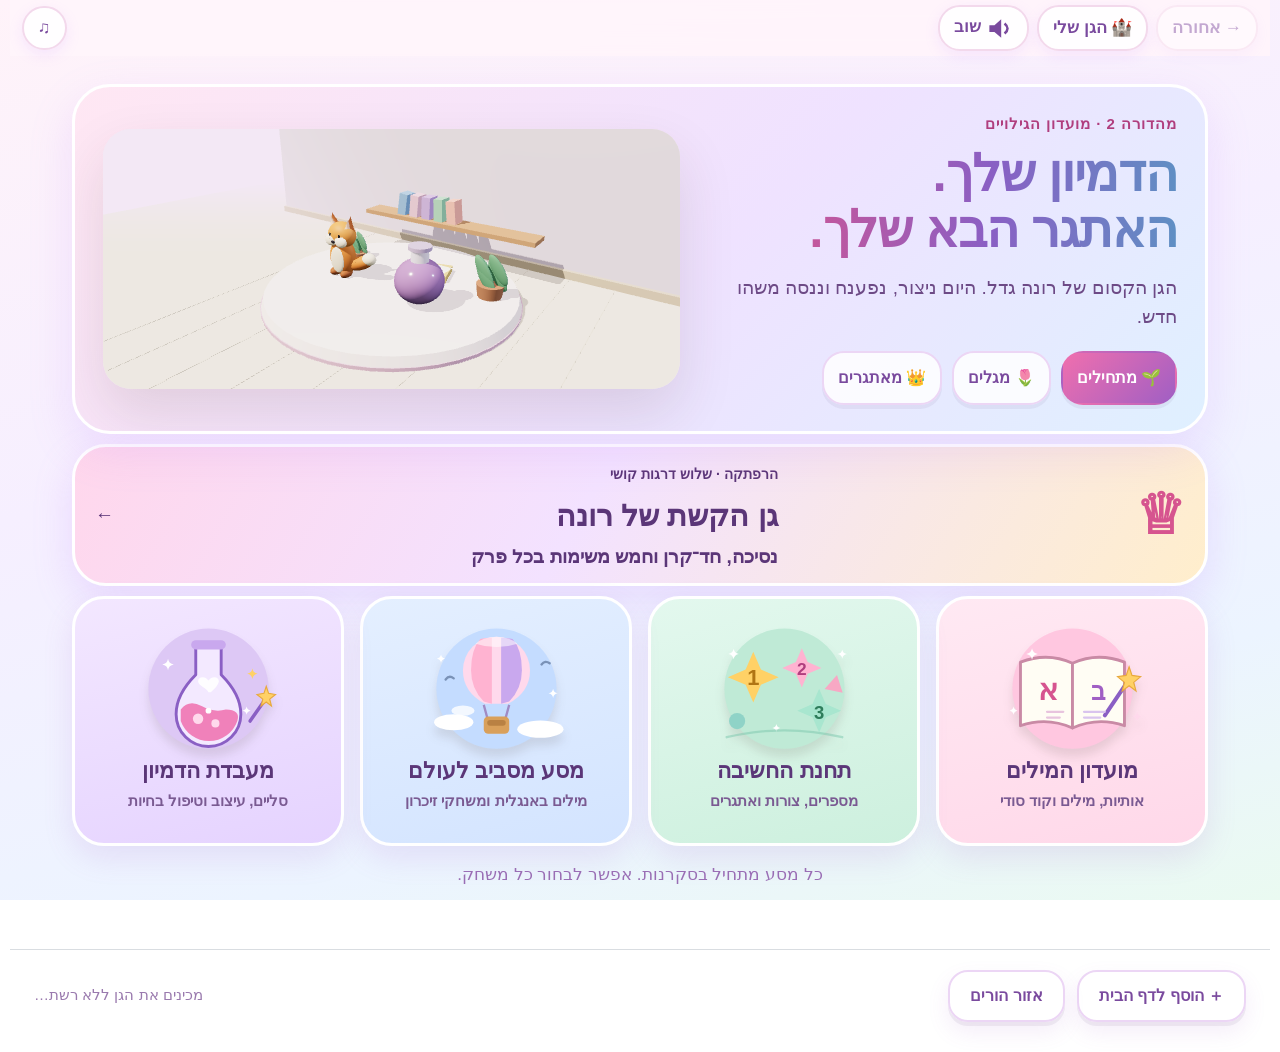
<file: index.html>
<!doctype html><html lang="he" dir="rtl"><head><meta charset="utf-8"><meta name="viewport" content="width=device-width,initial-scale=1"><meta name="theme-color" content="#a05fc4"><meta name="description" content="בוחרים, משחקים ויוצרים: עולם קטן של אותיות, מספרים ואנגלית. בלי חשבונות, בלי פרסומות."><title>הגן הקסום של רונה</title><link rel="manifest" href="manifest.webmanifest"><link rel="icon" href="icon.svg"><link rel="stylesheet" href="style.css"><link rel="stylesheet" href="v2.css"><link rel="stylesheet" href="graphics.css"><link rel="stylesheet" href="village.css"><link rel="stylesheet" href="magic.css"><link rel="stylesheet" href="landscape.css"><link rel="stylesheet" href="fixes2.css"><link rel="stylesheet" href="reading.css"></head><body><header><button id="home" aria-label="הביתה">🏰 <span>הגן שלי</span></button><button id="repeat" aria-label="לשמוע שוב את ההוראה">◖)) <span>שוב</span></button><button id="sound" aria-label="השתקת קול" aria-pressed="false">♫</button></header><main id="app" tabindex="-1"><section class="loading-state" role="status"><h1>מועדון הגילויים של רונה</h1><p>פותחים את המחברות ומכינים את המעבדות…</p></section></main><footer><button id="install">＋ הוסף לדף הבית</button><button id="parents">אזור הורים</button><span id="offline" role="status">מכינים את הגן ללא רשת…</span></footer><dialog id="modal"><div id="modalBody"></div><button id="closeModal">סגירה</button></dialog><audio id="voice" preload="none"></audio><script defer src="voice-0.js"></script><script defer src="voice-1.js"></script><script defer src="voice-2.js"></script><script defer src="voice-3.js"></script><script defer src="voice-4.js"></script><script defer src="voice-5.js"></script><script defer src="voice-6.js"></script><script defer src="voice-7.js"></script><script defer src="voice-8.js"></script><script defer src="voice-9.js"></script><script defer src="voice-10.js"></script><script defer src="voice-11.js"></script><script defer src="voice-12.js"></script><script defer src="app.js"></script><script defer src="voice-v2-0.js"></script><script defer src="voice-v2-1.js"></script><script defer src="voice-v2-2.js"></script><script defer src="voice-v2-3.js"></script><script defer src="voice-v2-4.js"></script><script defer src="voice-v2-5.js"></script><script defer src="voice-v2-6.js"></script><script defer src="voice-v2-7.js"></script><script defer src="voice-v2-8.js"></script><script defer src="voice-v2-9.js"></script><script defer src="voice-v2-10.js"></script><script defer src="voice-v2-11.js"></script><script defer src="voice-v2-12.js"></script><script defer src="voice-v2-13.js"></script><script defer src="voice-v2-14.js"></script><script defer src="voice-v2-15.js"></script><script defer src="voice-v2-16.js"></script><script defer src="voice-v2-17.js"></script><script defer src="voice-v2-18.js"></script><script defer src="voice-v2-19.js"></script><script defer src="voice-extra-0.js"></script><script defer src="voice-extra-1.js"></script><script defer src="voice-extra-2.js"></script><script defer src="voice-extra-3.js"></script><script defer src="v2.js"></script><script defer src="graphics-pack-0.js"></script><script defer src="graphics-pack-1.js"></script><script defer src="graphics-pack-2.js"></script><script defer src="graphics-pack-3.js"></script><script defer src="graphics-pack-4.js"></script><script defer src="graphics-pack-5.js"></script><script defer src="graphics-pack-6.js"></script><script defer src="graphics-pack-7.js"></script><script defer src="graphics-pack-8.js"></script><script defer src="graphics-pack-9.js"></script><script defer src="graphics-pack-10.js"></script><script defer src="graphics-pack-11.js"></script><script defer src="graphics-pack-12.js"></script><script defer src="graphics-pack-13.js"></script><script defer src="graphics.js"></script><script defer src="village-voice-0.js"></script><script defer src="village-voice-1.js"></script><script defer src="village-voice-2.js"></script><script defer src="village-voice-3.js"></script><script defer src="village-voice-4.js"></script><script defer src="village-voice-5.js"></script><script defer src="village-voice-6.js"></script><script defer src="village-voice-7.js"></script><script defer src="village-voice-8.js"></script><script defer src="village-voice-9.js"></script><script defer src="village-voice-10.js"></script><script defer src="village-voice-11.js"></script><script defer src="village-voice-12.js"></script><script defer src="village-voice-13.js"></script><script defer src="village-voice-14.js"></script><script defer src="village-voice-15.js"></script><script defer src="village-voice-16.js"></script><script defer src="village-voice-17.js"></script><script defer src="village-voice-18.js"></script><script defer src="village-voice-19.js"></script><script defer src="village-voice-20.js"></script><script defer src="village.js"></script><script defer src="magic.js"></script><script defer src="voice-achernar-0.js"></script><script defer src="voice-achernar-1.js"></script><script defer src="voice-achernar-2.js"></script><script defer src="voice-achernar-3.js"></script><script defer src="voice-achernar-4.js"></script><script defer src="voice-achernar-5.js"></script><script defer src="voice-achernar-6.js"></script><script defer src="voice-achernar-7.js"></script><script defer src="voice-achernar-lessons.js"></script><script defer src="phone-fit.js"></script><script defer src="fixes.js"></script><script defer src="reading-voice.js"></script><script defer src="reading.js"></script></body></html>
</file>
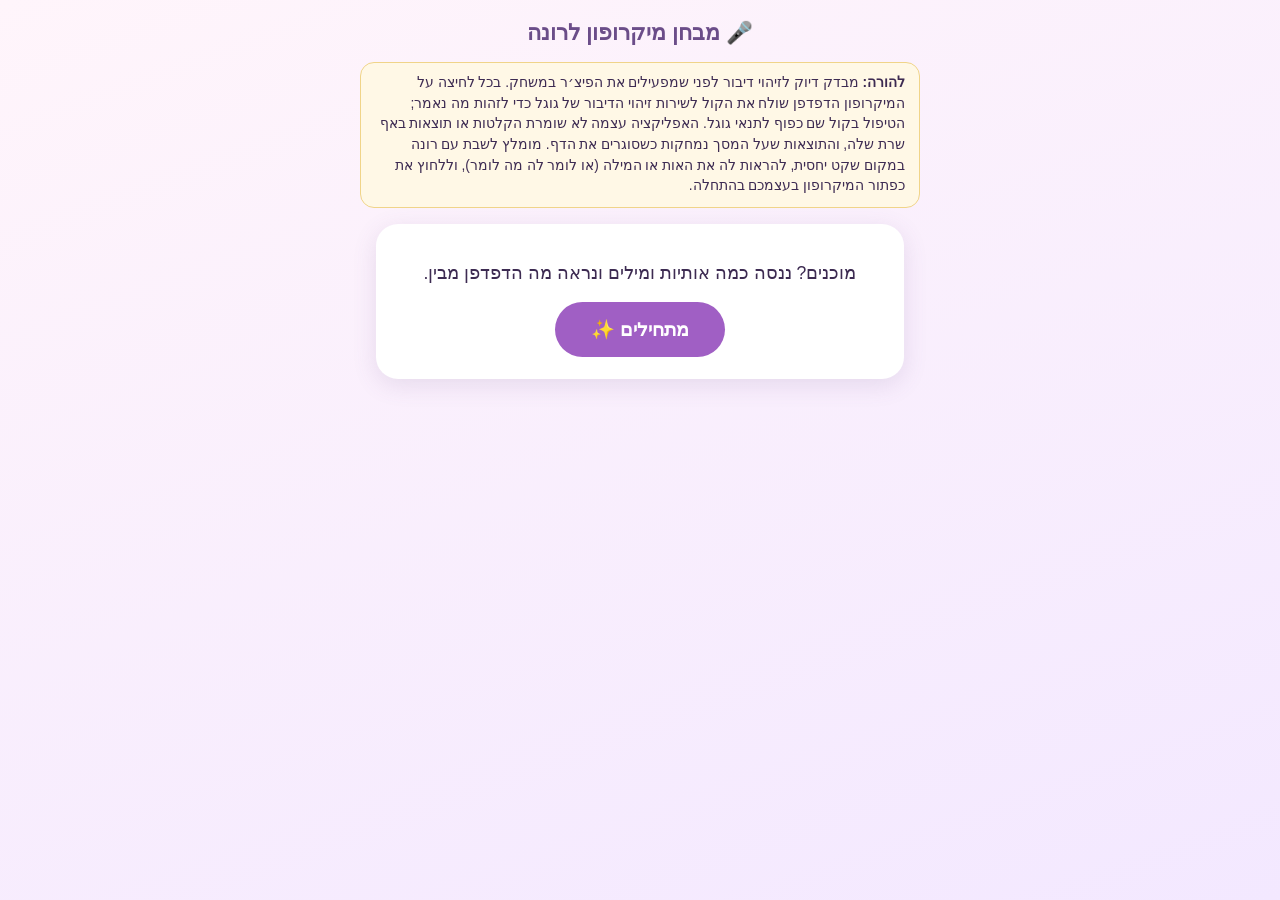
<file: mic-test.html>
<!doctype html>
<html lang="he" dir="rtl">
<head>
<meta charset="utf-8">
<meta name="viewport" content="width=device-width,initial-scale=1">
<meta name="robots" content="noindex">
<meta name="theme-color" content="#a05fc4">
<title>מבחן מיקרופון - הגן הקסום של רונה</title>
<style>
:root{--purple:#a05fc4;--deep:#6b4d89;--pink:#ffd6ec;--bg1:#fff5fb;--bg2:#f3e8ff}
*{box-sizing:border-box}
body{margin:0;font-family:"Segoe UI",Arial,sans-serif;background:linear-gradient(160deg,var(--bg1),var(--bg2));min-height:100vh;color:#3d2b52;display:flex;flex-direction:column;align-items:center}
header{width:100%;max-width:560px;padding:14px 16px 0;text-align:center}
h1{font-size:1.35rem;margin:6px 0;color:var(--deep)}
.parent-note{background:#fff8e6;border:1.5px solid #f0d489;border-radius:14px;padding:10px 14px;font-size:.86rem;line-height:1.5;text-align:right;margin:10px 16px;max-width:560px}
main{width:100%;max-width:560px;padding:6px 16px 30px;display:flex;flex-direction:column;align-items:center;gap:14px}
.card{background:#fff;border-radius:22px;box-shadow:0 6px 24px rgba(107,77,137,.14);padding:22px 18px;width:100%;text-align:center}
#itemGlyph{font-size:5.2rem;line-height:1.15;font-weight:700;color:var(--purple);min-height:1.2em}
#itemWord{font-size:3rem;font-weight:700;color:var(--purple);min-height:1.3em}
#itemPrompt{font-size:1.05rem;color:#7a6391;margin-top:4px}
button{font-family:inherit;cursor:pointer;border:none;border-radius:999px;font-weight:700}
#micBtn{font-size:1.3rem;padding:18px 34px;background:var(--purple);color:#fff;margin-top:14px;box-shadow:0 4px 14px rgba(160,95,196,.4)}
#micBtn.listening{background:#d6457f;animation:pulse 1s infinite}
#micBtn:disabled{background:#cbb7dd;box-shadow:none}
@keyframes pulse{50%{transform:scale(1.06)}}
.row{display:flex;gap:10px;justify-content:center;flex-wrap:wrap;margin-top:10px}
.small{font-size:1rem;padding:10px 20px;background:#efe4fa;color:var(--deep)}
#feedback{font-size:1.15rem;min-height:1.6em;color:var(--deep);font-weight:700}
#progress{font-size:.85rem;color:#9b86b5}
#log{width:100%;text-align:right;font-size:.85rem}
#log table{width:100%;border-collapse:collapse;background:#fff;border-radius:12px;overflow:hidden}
#log th,#log td{border-bottom:1px solid #f0e6f8;padding:6px 8px;text-align:right}
#log th{background:#f6effc;color:var(--deep)}
.ok{color:#2e9e5b;font-weight:700}.miss{color:#c2593b;font-weight:700}
#copyBtn{font-size:1rem;padding:12px 24px;background:var(--deep);color:#fff;display:none;margin-top:6px}
#err{background:#ffe9e9;border:1.5px solid #f2b8b8;border-radius:12px;padding:10px 14px;font-size:.9rem;display:none;line-height:1.5}
.hidden{display:none!important}
</style>
</head>
<body>
<header><h1>🎤 מבחן מיקרופון לרונה</h1><div id="progress"></div></header>
<div class="parent-note"><b>להורה:</b> מבדק דיוק לזיהוי דיבור לפני שמפעילים את הפיצ׳ר במשחק. בכל לחיצה על המיקרופון הדפדפן שולח את הקול לשירות זיהוי הדיבור של גוגל כדי לזהות מה נאמר; הטיפול בקול שם כפוף לתנאי גוגל. האפליקציה עצמה לא שומרת הקלטות או תוצאות באף שרת שלה, והתוצאות שעל המסך נמחקות כשסוגרים את הדף. מומלץ לשבת עם רונה במקום שקט יחסית, להראות לה את האות או המילה (או לומר לה מה לומר), וללחוץ את כפתור המיקרופון בעצמכם בהתחלה.</div>
<main>
<div class="card">
  <div id="startBox">
    <p style="font-size:1.1rem">מוכנים? ננסה כמה אותיות ומילים ונראה מה הדפדפן מבין.</p>
    <button id="startBtn" style="font-size:1.2rem;padding:16px 36px;background:var(--purple);color:#fff">מתחילים ✨</button>
    <div id="err" style="margin-top:12px"></div>
  </div>
  <div id="playBox" class="hidden">
    <div id="itemGlyph"></div>
    <div id="itemWord" class="hidden"></div>
    <div id="itemPrompt"></div>
    <button id="micBtn">🎤 דברי עכשיו</button>
    <div id="feedback"></div>
    <div class="row">
      <button id="againBtn" class="small">🔁 עוד ניסיון</button>
      <button id="skipBtn" class="small">דילוג ⏭</button>
      <button id="sayBtn" class="small">🔊 איך אומרים?</button>
    </div>
  </div>
  <div id="doneBox" class="hidden">
    <p style="font-size:1.15rem;font-weight:700;color:var(--deep)">סיימנו! 🌟 כל הכבוד לרונה.</p>
    <p style="font-size:.9rem">הטבלה למטה בשביל ההורה. אפשר ללחוץ ״העתקת סיכום״ ולשלוח אותו בווטסאפ כדי שנכייל את המשוב במשחק.</p>
    <button id="copyBtn">📋 העתקת סיכום</button>
    <div id="copyMsg" style="font-size:.85rem;color:#2e9e5b;margin-top:6px"></div>
  </div>
</div>
<div id="log"></div>
</main>
<script>
(function(){
"use strict";
var SR=window.SpeechRecognition||window.webkitSpeechRecognition;
var $=function(id){return document.getElementById(id);};
var ITEMS=[
 {type:'letter',show:'א',prompt:'איזו אות רואים? אומרים את שם האות',accept:['א','אלף','אלה']},
 {type:'letter',show:'ב',prompt:'איזו אות רואים?',accept:['ב','בית','בת','בֵּית']},
 {type:'letter',show:'ש',prompt:'איזו אות רואים?',accept:['ש','שין','שינ']},
 {type:'letter',show:'ר',prompt:'איזו אות רואים?',accept:['ר','ריש','רש']},
 {type:'letter',show:'מ',prompt:'איזו אות רואים?',accept:['מ','מם','מים']},
 {type:'letter',show:'ח',prompt:'איזו אות רואים?',accept:['ח','חית','חת']},
 {type:'letter',show:'כ',prompt:'איזו אות רואים?',accept:['כ','כף','כאף','ך']},
 {type:'letter',show:'ת',prompt:'איזו אות רואים?',accept:['ת','תו','תף','תיו']},
 {type:'word',show:'שעון',prompt:'קוראים או אומרים את המילה',accept:['שעון']},
 {type:'word',show:'חתול',prompt:'קוראים או אומרים את המילה',accept:['חתול']},
 {type:'word',show:'פרח',prompt:'קוראים או אומרים את המילה',accept:['פרח']},
 {type:'word',show:'בית',prompt:'קוראים או אומרים את המילה',accept:['בית']},
 {type:'word',show:'דג',prompt:'קוראים או אומרים את המילה',accept:['דג']},
 {type:'word',show:'כוכב',prompt:'קוראים או אומרים את המילה',accept:['כוכב']}
];
var idx=0,tries=0,results=[],listening=false,rec=null;
function norm(s){
 if(!s)return '';
 s=s.replace(/[\u0591-\u05C7]/g,'');
 s=s.replace(/["'.,!?;:()\u05BE\u2013\u2014-]/g,' ');
 s=s.replace(/[\u05DA]/g,'כ').replace(/[\u05DD]/g,'מ').replace(/[\u05DF]/g,'נ').replace(/[\u05E3]/g,'פ').replace(/[\u05E5]/g,'צ');
 return s.replace(/\s+/g,' ').trim();
}
function matches(transcript,item){
 var t=norm(transcript);if(!t)return false;
 var tokens=t.split(' ');
 for(var i=0;i<item.accept.length;i++){
  var a=norm(item.accept[i]);if(!a)continue;
  if(t===a)return true;
  if(tokens.indexOf(a)!==-1)return true;
  if(item.type==='word'){
   if(t==='ה'+a)return true;
   if(tokens.indexOf('ה'+a)!==-1)return true;
  }
 }
 return false;
}
function showErr(msg){var e=$('err');e.style.display='block';e.textContent=msg;}
function setProgress(){$('progress').textContent='שלב '+(idx+1)+' מתוך '+ITEMS.length;}
function renderItem(){
 var it=ITEMS[idx];tries=0;
 $('itemGlyph').textContent=it.type==='letter'?it.show:'';
 $('itemGlyph').classList.toggle('hidden',it.type!=='letter');
 $('itemWord').textContent=it.type==='word'?it.show:'';
 $('itemWord').classList.toggle('hidden',it.type!=='word');
 $('itemPrompt').textContent=it.prompt;
 $('feedback').textContent='';
 setProgress();
}
function sayModel(){
 try{
  var u=new SpeechSynthesisUtterance(ITEMS[idx].type==='letter'?ITEMS[idx].accept[1]||ITEMS[idx].show:ITEMS[idx].show);
  u.lang='he-IL';u.rate=0.85;speechSynthesis.cancel();speechSynthesis.speak(u);
 }catch(e){}
}
function startListening(){
 if(listening)return;
 if(!SR){showErr('הדפדפן הזה לא תומך בזיהוי דיבור. פתחו את הדף בכרום (Chrome) באנדרואיד.');return;}
 rec=new SR();
 rec.lang='he-IL';
 rec.maxAlternatives=5;
 rec.interimResults=false;
 rec.continuous=false;
 listening=true;
 $('micBtn').classList.add('listening');
 $('micBtn').textContent='🎧 מקשיבים…';
 $('feedback').textContent='';
 rec.onresult=function(ev){
  var alts=[],res=ev.results[0];
  for(var i=0;i<res.length && i<5;i++){alts.push({t:res[i].transcript,c:Math.round((res[i].confidence||0)*100)});}
  finishListen(alts);
 };
 rec.onerror=function(ev){
  listening=false;
  $('micBtn').classList.remove('listening');
  $('micBtn').textContent='🎤 דברי עכשיו';
  if(ev.error==='not-allowed'||ev.error==='service-not-allowed'){$('feedback').textContent='צריך לאשר מיקרופון בדפדפן (סמל המנעול בשורת הכתובת).';}
  else if(ev.error==='network'){$('feedback').textContent='אין חיבור לאינטרנט כרגע - הזיהוי עובד רק עם רשת.';}
  else if(ev.error==='no-speech'){$('feedback').textContent='לא שמעתי כלום… ננסה שוב, קרוב למיקרופון 🙂';}
  else if(ev.error==='language-not-supported'){$('feedback').textContent='הדפדפן לא תומך בזיהוי בעברית.';}
  else{$('feedback').textContent='לא שמעתי טוב, ננסה שוב 🙂';}
  logRow(ITEMS[idx],'(שגיאה: '+ev.error+')',[],false);
 };
 rec.onend=function(){listening=false;$('micBtn').classList.remove('listening');$('micBtn').textContent='🎤 דברי עכשיו';};
 try{rec.start();}catch(e){listening=false;$('micBtn').classList.remove('listening');$('micBtn').textContent='🎤 דברי עכשיו';}
}
function finishListen(alts){
 var it=ITEMS[idx];
 var top=alts.length?alts[0]:{t:'(לא זוהה דבר)',c:0};
 var ok=alts.some(function(a){return matches(a.t,it);});
 logRow(it,top.t,alts,ok);
 tries++;
 if(ok){
  $('feedback').textContent='כל הכבוד! 🌟';
  setTimeout(next,1200);
 }else if(tries>=2){
  $('feedback').textContent='יפה שניסית! בואי נמשיך 💜';
  setTimeout(next,1500);
 }else{
  $('feedback').textContent='לא שמעתי טוב, ננסה עוד פעם 🙂';
 }
}
function next(){
 idx++;
 if(idx>=ITEMS.length){finish();return;}
 renderItem();
}
function logRow(it,heard,alts,ok){
 results.push({expected:it.show,heard:heard,ok:ok,alts:alts});
 var log=$('log');
 if(!log.querySelector('table')){
  log.innerHTML='<table><thead><tr><th>מה הוצג</th><th>מה זוהה</th><th>ביטחון</th><th>התאמה</th><th>חלופות שזוהו</th></tr></thead><tbody></tbody></table>';
 }
 var tb=log.querySelector('tbody');
 var tr=document.createElement('tr');
 var altTxt=alts.slice(1,4).map(function(a){return a.t+' ('+a.c+'%)';}).join(' · ');
 tr.innerHTML='<td>'+escapeHtml(it.show)+'</td><td>'+escapeHtml(heard)+'</td><td>'+(alts.length?alts[0].c+'%':'-')+'</td><td class="'+(ok?'ok':'miss')+'">'+(ok?'זוהה ✓':'לא זוהה')+'</td><td style="font-size:.78rem">'+escapeHtml(altTxt)+'</td>';
 tb.appendChild(tr);
}
function escapeHtml(s){return String(s).replace(/&/g,'&amp;').replace(/</g,'&lt;').replace(/>/g,'&gt;');}
function finish(){
 $('playBox').classList.add('hidden');
 $('doneBox').classList.remove('hidden');
 $('copyBtn').style.display='inline-block';
 $('progress').textContent='הושלם';
}
function summaryText(){
 var ok=results.filter(function(r){return r.ok;}).length;
 var lines=['מבדק מיקרופון - הגן של רונה ('+new Date().toLocaleDateString('he-IL')+')',
  'זוהו '+ok+' מתוך '+results.length+' הצגות.',''];
 results.forEach(function(r,i){
  lines.push((i+1)+'. הוצג "'+r.expected+'" ← זוהה "'+r.heard+'"'+(r.alts.length?' ['+r.alts[0].c+'%]':'')+(r.ok?' ✓':' ✗'));
  var alts=r.alts.slice(1,4).map(function(a){return a.t+' '+a.c+'%';}).join(' | ');
  if(alts)lines.push('   חלופות: '+alts);
 });
 lines.push('','(נשלח רק טקסט של התוצאות; אין הקלטות)');
 return lines.join('\n');
}
$('startBtn').onclick=function(){
 if(!SR){showErr('הדפדפן הזה לא תומך בזיהוי דיבור. פתחו בכרום (Chrome) באנדרואיד ובדקו שיש חיבור לאינטרנט.');return;}
 $('startBox').classList.add('hidden');
 $('playBox').classList.remove('hidden');
 renderItem();
};
$('micBtn').onclick=startListening;
$('againBtn').onclick=function(){$('feedback').textContent='';startListening();};
$('skipBtn').onclick=function(){logRow(ITEMS[idx],'(דולג)',[],false);next();};
$('sayBtn').onclick=sayModel;
$('copyBtn').onclick=function(){
 var txt=summaryText();
 function done(){$('copyMsg').textContent='הסיכום הועתק ✓ אפשר להדביק בווטסאפ';}
 if(navigator.clipboard&&navigator.clipboard.writeText){navigator.clipboard.writeText(txt).then(done,function(){fallbackCopy(txt);done();});}
 else{fallbackCopy(txt);done();}
};
function fallbackCopy(t){var ta=document.createElement('textarea');ta.value=t;document.body.appendChild(ta);ta.select();try{document.execCommand('copy');}catch(e){}document.body.removeChild(ta);}
})();
</script>
</body>
</html>
</file>
<file: style.css>
:root{--ink:#332b42;--purple:#6b4d89;--light:#f8f2ff;--mint:#dcf1e6;--pink:#fce3e8;--gold:#ffdc91}*{box-sizing:border-box}body{margin:0;background:#fffaf3;color:var(--ink);font-family:Arial,'Noto Sans Hebrew',sans-serif;font-size:19px;line-height:1.5}button{font:inherit;color:inherit;cursor:pointer;min-width:56px;min-height:56px;border:0;border-radius:20px;background:white;padding:12px 20px;box-shadow:0 3px 0 #00000012;touch-action:manipulation}button:hover{filter:brightness(.97)}button:focus-visible{outline:4px solid var(--purple);outline-offset:4px}button:disabled{opacity:.55;cursor:default}header{display:flex;gap:10px;max-width:1100px;margin:auto;padding:16px 24px;align-items:center}header button{background:#eee7f5}header #sound{margin-inline-start:auto}main{max-width:1040px;margin:0 auto;padding:12px 26px 32px;min-height:68vh}h1{font-size:clamp(30px,5vw,48px);line-height:1.2;margin:10px 0 16px;letter-spacing:-1px}h2{font-size:28px;margin:10px 0}p{margin:8px 0 20px}.eyebrow{color:#756287;font-size:17px;font-weight:bold}.hero{display:flex;align-items:center;gap:25px;padding:10px 0 22px}.hero .art{width:145px;height:150px;flex:none}.hero p{max-width:480px;color:#6b6076}.worlds{display:grid;grid-template-columns:repeat(4,1fr);gap:18px}.world{padding:20px 12px;text-align:center;border-radius:32px;min-height:260px;border:2px solid #fff;box-shadow:0 5px 0 #59436610}.world .art{width:130px;height:145px;display:block;margin:auto}.world strong{display:block;font-size:22px}.world small{display:block;font-size:17px;margin-top:5px}.he{background:#eee4fa}.math{background:#e0f1e8}.en{background:#ffeacb}.studio{background:#ffe4eb}.activity-head{display:flex;gap:20px;align-items:center}.activity-head .art{height:110px;width:100px}.games{display:grid;grid-template-columns:repeat(3,1fr);gap:16px;margin-top:24px}.game-card{text-align:start;padding:24px;border:2px solid #eee3f3;min-height:115px}.game-card b{font-size:25px;display:block}.game-card small{font-size:17px}.panel{background:white;border:2px solid #eee6e0;border-radius:30px;padding:25px;margin-top:20px}.choices{display:grid;grid-template-columns:repeat(3,1fr);gap:15px;max-width:650px;margin:20px auto}.choice{min-height:100px;background:var(--light);font-size:52px;border:3px solid transparent}.choice.chosen,.selected{border:3px solid var(--purple)!important;background:#eee2fa}.instruction{text-align:center;font-size:27px;font-weight:bold;margin:14px 0}.tools{display:flex;gap:12px;flex-wrap:wrap;justify-content:center;margin:18px 0}.primary{background:var(--purple);color:white}.soft{background:var(--mint)}.feedback{min-height:45px;text-align:center;font-size:23px;color:#4a6755;margin:15px 0}.big-symbol{font-size:100px;text-align:center;line-height:1.3}.objects{display:flex;gap:10px;flex-wrap:wrap;justify-content:center;padding:12px;direction:ltr;max-width:650px;margin:auto}.object{font-size:44px;min-width:68px;min-height:68px;background:#fff4db;padding:7px;border:3px solid transparent}.object.selected{background:#d9ede1}.equation{direction:ltr;unicode-bidi:isolate;text-align:center;font-size:36px;font-weight:bold}.memory{display:grid;grid-template-columns:repeat(4,1fr);gap:12px;max-width:660px;margin:20px auto}.memory button{height:100px;background:#eae0f5;font-size:36px}.memory .matched{background:#dceee1}.puzzle{display:grid;grid-template-columns:repeat(2,100px);gap:6px;justify-content:center;direction:ltr}.piece{padding:0;height:100px;width:100px;background:#f0e6fc;overflow:hidden;border:3px solid transparent}.piece svg{width:100%;height:100%}.write-layout{display:grid;grid-template-columns:130px 1fr;gap:20px;align-items:start}.model{background:#f2eaf8;border-radius:24px;padding:10px;text-align:center}.model svg{width:100%;height:120px}.drawing{display:block;width:100%;height:340px;background:#fffdf7;border:3px solid #d9c9e9;border-radius:24px;touch-action:none}.swatch{width:56px;height:56px;border:3px solid #fff;padding:0}.swatch[aria-pressed=true]{outline:3px solid var(--purple)}.guide{color:#6e6475;font-size:16px}.recording{background:#fff0f1!important;border:3px solid #b34455!important}.record-row{border-top:1px solid #eee;padding-top:14px;margin-top:22px}.record-row p{font-size:16px;text-align:center}footer{max-width:1100px;margin:auto;padding:20px 24px 30px;display:flex;gap:12px;align-items:center;flex-wrap:wrap;color:#6e6475;font-size:15px}footer button{font-size:16px;background:#f1eaf5}footer span{margin-inline-start:auto}dialog{border:0;border-radius:28px;padding:28px;max-width:590px;width:calc(100% - 30px);color:var(--ink);max-height:90vh;overflow:auto}dialog::backdrop{background:#332b4277}dialog p{font-size:17px}dialog button{margin:5px}.flowers{font-size:30px}.song{white-space:pre-line;text-align:center;font-size:25px;line-height:1.9}.toast{text-align:center}.print-only{display:none}@media(min-width:1100px){.worlds{gap:22px}.world{min-height:290px}}@media(max-width:700px){body{font-size:18px}header{padding:12px;gap:8px}header button{padding:10px 13px}main{padding:8px 16px 20px}.hero{gap:12px}.hero .art{width:95px;height:120px}.hero p{font-size:17px}.worlds{grid-template-columns:repeat(2,1fr);gap:12px}.world{padding:16px 8px;min-height:220px;border-radius:26px}.world .art{width:110px;height:120px}.world strong{font-size:20px}.world small{font-size:15px}.games{grid-template-columns:repeat(2,1fr);gap:12px}.game-card{padding:16px}.game-card b{font-size:21px}.panel{padding:16px}.instruction{font-size:23px}.choice{font-size:42px;min-height:90px}.choices{gap:10px}.activity-head .art{width:75px;height:95px}.write-layout{grid-template-columns:1fr}.model{display:flex;align-items:center;justify-content:center;gap:12px}.model svg{width:80px;height:80px}.drawing{height:300px}.memory{gap:8px}.memory button{font-size:28px;height:82px;padding:6px}.object{font-size:36px;min-width:60px}footer{padding:14px 16px}footer span{width:100%;margin:0}.tools button{padding:10px 15px}.big-symbol{font-size:80px}}@media(max-width:350px){header span{display:none}.world strong{font-size:18px}.world .art{width:90px}.game-card b{font-size:19px}.panel{padding:12px}.choices{grid-template-columns:repeat(2,1fr)}}@media(prefers-reduced-motion:no-preference){.world:hover .art{transform:translateY(-5px);transition:.2s}.draw-stroke{stroke-dasharray:250;stroke-dashoffset:250;animation:trace 3s linear infinite}@keyframes trace{to{stroke-dashoffset:0}}}@media print{body>*{display:none!important}.print-only{display:block!important;direction:rtl}.print-only h1{font-size:35px}.print-row{display:flex;justify-content:space-around;font-size:100px;border-bottom:1px dotted #aaa;padding:25px}.trace{color:#ddd;-webkit-text-stroke:1px #777}}
[hidden]{display:none!important}main:focus{outline:none}.symbol-icon{width:1em;height:1em;display:inline-block;vertical-align:-.1em}.choice .symbol-icon{width:1.15em;height:1.15em}.memory .symbol-icon{width:1.4em;height:1.4em}.object .symbol-icon{width:1em;height:1em}
.menu-choice{position:relative;display:flex;gap:8px}.menu-choice .game-card{flex:1;width:100%;padding-inline-end:65px}.preview{position:absolute;inset-inline-end:8px;bottom:10px;background:#eee5f6;padding:8px;min-width:48px}.session-garden{display:flex;gap:5px;justify-content:center;min-height:30px}.session-garden .symbol-icon{width:30px;height:30px}.celebrate{animation:bloom .5s ease-out}.draw-stroke{animation-iteration-count:2!important;animation-fill-mode:forwards}.game-card b{font-size:24px}header{padding-top:max(16px,env(safe-area-inset-top))}@keyframes bloom{50%{transform:scale(1.12)}}@media(max-width:700px){.games{grid-template-columns:1fr}.game-card b{font-size:23px}.menu-choice .game-card{min-height:95px}.preview{bottom:20px}.drawing{height:340px}.record-row p{font-size:17px;color:#574d61}}
@page{size:A4;margin:15mm}@media print{.print-only h1{font-size:28px}.print-row{font-size:86px;padding:18px;break-inside:avoid}.print-only p{font-size:16px}.print-row .trace{color:#ddd!important}}
.choice small{font-weight:normal;line-height:1.8}.piece{border-radius:16px}.session-garden:empty{min-height:8px}
.lotto{display:grid;grid-template-columns:repeat(3,1fr);gap:12px;max-width:540px;margin:auto}.lotto .choice{min-height:92px;font-size:40px}.lotto .matched{background:#dcf1e6;border:3px solid #497b65}.home-garden{display:flex;flex-wrap:wrap;gap:5px;margin-top:20px;align-items:center}.home-garden .symbol-icon{width:32px;height:32px}.sequential{stroke-dasharray:1!important;stroke-dashoffset:1;animation-timing-function:linear;animation-fill-mode:forwards}@keyframes stroke0{0%{stroke-dashoffset:1}30%,100%{stroke-dashoffset:0}}@keyframes stroke1{0%,33%{stroke-dashoffset:1}63%,100%{stroke-dashoffset:0}}@keyframes stroke2{0%,66%{stroke-dashoffset:1}96%,100%{stroke-dashoffset:0}}
</file>
<file: v2.css>
:root{--ink:#243346;--purple:#536b91;--light:#f0f4f8;--mint:#d9ece5;--gold:#e9bd72}body{background:#f5f3ef;color:var(--ink);font-size:18px}button{border-radius:12px;min-height:52px;box-shadow:none;border:1px solid #dce1e5;font-weight:600}header{max-width:1260px;padding:20px 32px;border-bottom:1px solid #d9dde1}header button,footer button{background:transparent}main{max-width:1200px;padding:28px 32px 45px}h1{font-size:clamp(30px,4.3vw,52px);letter-spacing:-1px;line-height:1.12}h2{font-size:26px}.eyebrow{color:#607085;letter-spacing:.5px;font-size:14px}.v2hero{justify-content:space-between;min-height:310px;gap:50px}.v2hero>div{max-width:650px}.v2hero h1{font-size:clamp(35px,4.7vw,64px);line-height:1.1}.v2hero p{font-size:19px;max-width:550px}.scene{width:220px;flex:none}.v2hero>.scene{width:290px}.worlds{gap:18px}.world{position:relative;padding:15px 20px 22px;text-align:right;border-radius:18px;border:1px solid #fff;min-height:330px;box-shadow:0 5px 20px #26364b08}.world .scene{width:100%;height:180px;display:block;margin:0 auto 8px}.world strong{font-size:23px;line-height:1.2}.world small{font-size:15px;min-height:45px;margin:12px 0}.world-number{position:absolute;top:15px;right:17px;font-size:13px;letter-spacing:2px}.enter{display:block;font-size:14px}.he{background:#f3e3c9}.math{background:#dcece7}.en{background:#dee5f3}.studio{background:#eadff0}.discovery{padding:22px 0;color:#687587;font-size:16px}.levelbar{display:flex;gap:6px;flex-wrap:wrap}.levelbar button{font-size:15px;min-height:44px;padding:8px 16px;background:transparent;border-color:#b7c1ce}.levelbar button[aria-pressed=true]{background:#263e58;color:#fff;border-color:#263e58}.activity-head{gap:30px}.activity-head>.scene{width:180px}.games{grid-template-columns:repeat(2,1fr);gap:16px}.game-card{min-height:148px;padding:26px 74px 26px 65px!important;position:relative;background:#fff;border:1px solid #dce1e5;border-radius:16px}.game-number{position:absolute;right:22px;top:32px;font-size:18px;color:#8390a0}.game-card b{font-size:25px}.game-card small{font-size:17px;color:#6b7888;display:block;margin-top:8px}.game-arrow{position:absolute;left:24px;top:28px}.preview{bottom:12px;background:#f1f4f8;border:0;min-width:44px;min-height:44px;padding:8px}.title-row{display:flex;justify-content:space-between;align-items:center;gap:12px}.mission{font-size:14px;background:#e4e9ee;border-radius:30px;padding:7px 14px;white-space:nowrap}.top-tools{justify-content:space-between;margin:16px 0}.top-tools>button{min-height:44px;font-size:15px}.panel{border:1px solid #dae0e6;border-radius:20px;box-shadow:0 12px 36px #24334605;padding:28px;background:#fff}.instruction{font-size:23px;font-weight:500;line-height:1.5}.choice{background:#eef3f7;border-radius:14px;border:2px solid transparent;font-size:48px}.feedback{color:#345d5c;font-size:21px}.feedback:empty{min-height:0;margin:0}.success-mark{display:inline-grid;place-items:center;background:#d9ece4;border-radius:50%;width:35px;height:35px;margin-left:8px}.primary{background:#2f536d;color:#fff;border-color:#2f536d}.game-write,.game-firstwords{background:#fffdf7}.notebook-label{font-size:40px;font-weight:bold;margin-bottom:14px}.notebook-label small{font-size:14px;font-weight:normal;color:#718092;display:block}.drawing.notebook{height:410px;border:1px solid #b9cbd9;border-radius:8px}.word-postcard{text-align:center;background:#f3e7d3;border-radius:14px;padding:24px}.word-model{font-size:62px;font-weight:bold;letter-spacing:8px}.word-slots{min-height:80px;font-size:52px;letter-spacing:14px;border-bottom:2px dashed #a69b83;max-width:450px;margin:auto}.letter-bank{display:flex;justify-content:center;gap:12px;flex-wrap:wrap}.letter-tile{font-size:36px;background:#fffaf0;width:72px;min-height:78px;border-bottom:4px solid #ddcda6}.blueprint{background:#e7f0f4;border-radius:16px;padding:24px;text-align:center}.shape-model{display:flex;justify-content:center;align-items:center;gap:10px;direction:ltr;min-height:150px}.geo{width:100px;height:100px}.shape-model>.geo:only-child{width:150px;height:150px}.shape-model .geo{max-width:19%}.missing{font-size:55px;color:#8b9fac}.shape-choices{grid-template-columns:repeat(4,1fr)}.shape-choices button{padding:14px}.shape-choices .geo{width:100%;max-width:100px}.rich-memory{max-width:800px;gap:12px}.rich-memory button{aspect-ratio:1.1;height:auto;min-height:95px;background:#344e70;color:white;border:2px solid #425e7f;border-radius:14px;box-shadow:0 4px 0 #273f5d;padding:12px}.rich-memory .flipped{background:#f6f3ea;color:#283b50;border-color:#d4cabc}.rich-memory .matched{background:#dcece4;border-color:#629484;box-shadow:0 4px 0 #9dbbad}.card-back{font-size:36px;color:#d6b67d}.card-back small{display:block;font-size:12px;letter-spacing:2px;color:#f2f3f6}.memory-header{display:flex;justify-content:space-between;gap:12px;font-size:16px}.dots{font-size:20px;line-height:1.5;display:block;word-break:break-all}.rich-memory .symbol-icon{width:65px;height:65px}.lab-layout,.fashion-layout{display:grid;grid-template-columns:1.5fr 1fr;gap:25px}.slime-stage{background:#f0e8f4;border-radius:16px;display:flex;flex-direction:column;justify-content:center;padding:15px}.lab-tag{font-size:11px;letter-spacing:1px;color:#796c86;display:block;text-align:center}#slimeSvg{width:100%;min-height:260px}.lab-controls{padding:10px}.lab-controls>button{width:100%;margin:8px 0}.slime-stage p{font-size:16px;text-align:center}.lab-controls .tools{justify-content:start}.stir{animation:stir .5s ease-out}@keyframes stir{25%{transform:rotate(3deg)}75%{transform:rotate(-3deg)}}.runway{background:linear-gradient(140deg,#d9e5ef,#f0e4db);border-radius:16px;text-align:center;padding:18px;position:relative}.fashion-doll{width:100%;max-width:320px;height:440px}.wardrobe h3{font-size:16px;color:#738092;margin:12px 0 5px}.wardrobe .tools{justify-content:start;gap:7px;margin:8px 0}.wardrobe button{font-size:15px;padding:8px 14px;min-height:45px}.wardrobe button[aria-pressed=true]{background:#dce8ef;border-color:#456d8a}#fashionCaption{font-size:16px}.zoo-scene{background:#dce7d5;border-radius:16px;height:330px;position:relative;overflow:hidden}.zoo-sky{position:absolute;inset:0 0 40%;background:#d9edf2}.zoo-scene:before,.zoo-scene:after{content:'';position:absolute;border-radius:50%;background:#89ac8e;width:170px;height:240px;top:40px;left:-40px}.zoo-scene:after{left:auto;right:-60px;background:#67988a}#animal{position:absolute;width:140px;height:140px;bottom:55px;left:calc(50% - 70px)}#animal .symbol-icon{width:100%;height:100%}.habitat{position:absolute;bottom:25px;left:10%;right:10%;display:flex;justify-content:space-around;align-items:end}.habitat span{font-size:14px;padding:10px 22px;background:#d49f6d;border-radius:0 0 40px 40px;color:#4b3c2d}.habitat .water-bowl{background:#78aebd}.habitat .shelter{border-radius:40px 40px 0 0;background:#b49270;padding:30px}.care-status{text-align:center;margin-top:20px}.care-step{display:inline-block;font-size:15px;padding:8px 14px;margin:4px;background:#f1f3f5;border-radius:20px}.care-step.complete{background:#d5e9dd}.bead-pattern{display:flex;justify-content:center;gap:10px;direction:ltr}.bead-pattern>span{width:28px;height:28px;border-radius:50%;display:block}#bracelet{width:100%;height:340px;max-width:650px;margin:auto;display:block}.game-beads{background:#faf5ef}.game-memory{background:#edf1f6}.game-zoo{background:#f8faf5}.game-slime{background:#faf7fc}.game-dress{background:#faf7f7}.game-shapes{background:#f5f9fb}footer{max-width:1260px;border-top:1px solid #d9dde1}.art{filter:saturate(.75)}
@media(max-width:800px){.worlds{grid-template-columns:repeat(2,1fr)}.v2hero{gap:20px}.v2hero>.scene{width:210px}.world{min-height:280px}.world .scene{height:140px}.lab-layout,.fashion-layout{grid-template-columns:1fr}.fashion-doll{height:370px}.wardrobe{padding:5px}.games{grid-template-columns:1fr}}
@media(max-width:540px){main{padding:18px 14px 30px}header{padding:12px}.v2hero{position:relative;display:block;padding-top:0}.v2hero h1{font-size:37px}.v2hero>div{position:relative;z-index:1}.v2hero>.scene{display:none}.v2hero p{font-size:17px}.world{padding:12px;min-height:280px}.world strong{font-size:20px}.world small{font-size:14px}.world .scene{height:125px}.world-number{font-size:10px}.activity-head{gap:10px}.activity-head>.scene{width:100px}.activity-head h1{font-size:30px}.activity-head p{font-size:16px}.levelbar{gap:5px}.levelbar button{font-size:14px;padding:7px 10px}.top-tools{justify-content:start}.panel{padding:16px}.game-card{padding-right:64px!important}.game-card b{font-size:23px}.title-row{align-items:start}.mission{font-size:12px;padding:6px 9px}h1{font-size:32px}.instruction{font-size:21px}.shape-choices{grid-template-columns:repeat(2,1fr)}.shape-model .geo{height:65px}.shape-model{gap:4px;min-height:100px}.blueprint{padding:12px}.rich-memory{gap:8px}.rich-memory button{min-height:62px;padding:5px}.rich-memory .symbol-icon{width:43px;height:43px}.card-back{font-size:26px}.card-back small{font-size:11px;letter-spacing:0}.memory-header{font-size:14px}.drawing.notebook{height:350px}.lab-controls{padding:0}.letter-tile{width:56px;min-height:65px}.letter-bank{gap:8px}.word-model{font-size:48px}.word-slots{font-size:42px;letter-spacing:8px}.word-postcard{padding:15px}.dots{font-size:13px}.zoo-scene{height:270px}.feedback{font-size:19px}.notebook-label{font-size:32px}}
@media(prefers-reduced-motion:reduce){*,*:before,*:after{animation:none!important;transition:none!important}}
.reward-label{display:block;font-size:16px;margin:10px 0;color:#607f77}.collection-shelf{border-top:1px solid #d3dbe0;padding:24px 0}.collection-shelf p{font-size:15px;color:#718092}.collection-shelf>div{display:flex;gap:12px;flex-wrap:wrap}.collection-badge{padding:18px;background:#e6e4dc;border:1px solid #d3cbb9;border-radius:16px;text-align:center;font-size:15px}.collection-badge b{display:block;font-size:30px;color:#b48c46}.legacy-scene{display:flex;gap:15px;align-items:center;padding:10px 20px;margin:-5px 0 18px;background:#e4edf1;border-radius:12px;font-size:17px;color:#51697e}.legacy-scene .scene{height:95px;width:120px}.game-lotto{background:#f0f5f1}.game-shop{background:#f4ede2}.game-quantity{background:#e8f0ec}.game-english,.game-alphabet{background:#e9eff8}.game-puzzle,.game-find{background:#f8f1e4}.game-draw{background:#efe9f3}.game-song{background:#e8eef6}.game-puzzle .puzzle{filter:saturate(.65)}.game-lotto .lotto button{border:1px solid #b6c9c3;background:#e0ece7}.game-shop .object,.game-quantity .object{background:#e2e7db;border-color:#d2dacb}.skip-voice{font-size:14px!important;min-height:44px!important;padding:6px 12px}.recipe{font-size:19px;line-height:1.6;background:#fff8;border-radius:10px;padding:15px;margin:12px 0}.writing-cue{font-size:15px;color:#566e88;margin:0 0 8px}.habitat-detail{position:absolute;left:20px;top:20px;z-index:1;padding:14px;background:#fff9;border-radius:12px;font-size:17px}.zoo-scene[data-animal=ציפור]{background:repeating-linear-gradient(25deg,#a8bd94 0 25px,#b8cba7 25px 50px)}.zoo-scene[data-animal=חתולה]{background:#d3bca3}.zoo-scene[data-animal=חתולה] .zoo-sky{background:#f1e6dc}.unlock-note .symbol-icon{width:30px;height:30px}.shape-model .geo{filter:drop-shadow(0 4px 0 #1232)}
@media(min-width:850px){main.compact-notebook{padding-top:8px}.compact-notebook .eyebrow{font-size:12px}.compact-notebook h1{font-size:28px;margin:6px 0}.compact-notebook .top-tools{margin:7px 0;gap:8px}.compact-notebook .panel{margin-top:8px;padding:14px 20px}.compact-notebook .instruction{font-size:18px;margin:4px 0 8px}.compact-notebook .notebook-label{font-size:23px;margin:0 0 3px}.compact-notebook .drawing.notebook{height:245px}.compact-notebook .tools{margin:8px 0}.compact-notebook .record-row{margin-top:8px;padding-top:4px}.compact-notebook .record-row p{margin:4px 0;font-size:14px}.compact-notebook .record-row button{min-height:44px;padding:7px 12px}.compact-notebook .guide{font-size:13px;margin:6px 0}.compact-notebook .writing-cue{margin:0 0 4px}}
.loading-state{padding:35px 0;min-height:300px}.loading-state p{color:#64768a}.piece.selected{outline:5px solid #2f617b;outline-offset:3px;box-shadow:0 0 0 10px #d0e8ed;border-color:#264d69!important}.gate-question{font-size:30px;text-align:center}#adultAnswer{display:block;min-height:48px;width:100%;max-width:200px;margin:12px auto;border:2px solid #8598ab;border-radius:10px;font:inherit;padding:8px}
</file>
<file: graphics.css>
/* Three-dimensional spaces preserve the existing accessible game controls. */
.render-stage{position:relative;overflow:hidden;background:#f3e8f5;isolation:isolate}.render-stage>canvas{display:block;width:100%;height:100%;position:absolute;inset:0;touch-action:pan-y;z-index:1}.home-3d{width:55%;height:390px;flex:none;border-radius:28px;box-shadow:0 25px 55px #44312820}.hero-3d{gap:28px;align-items:center}.hero-3d>div:first-child{width:45%}.hero-3d>.scene{display:none}.hero-3d h1{font-size:clamp(35px,4vw,57px)}.hero-3d .home-3d{order:2}.render-stage.has-3d #slimeSvg,.render-stage.has-3d #doll,.render-stage.has-3d .zoo-sky,.render-stage.has-3d #animal,.render-stage.has-3d .habitat-detail{opacity:0;pointer-events:none}.slime-stage.render-stage{min-height:480px;padding:0}.slime-stage.render-stage canvas{height:100%;z-index:0}.slime-stage.has-3d .lab-tag{position:absolute;top:14px;left:10px;right:10px;z-index:2;background:#fff9;padding:8px;border-radius:12px}.slime-stage.has-3d .recipe{position:absolute;top:46px;left:14px;right:14px;z-index:2;background:#fffD;box-shadow:0 5px 15px #44312810;margin:0;font-size:16px}.slime-stage.has-3d #labStatus{position:absolute;bottom:8px;left:14px;right:14px;z-index:2;background:#fffD;padding:10px;border-radius:12px;margin:0;font-size:15px}.runway.render-stage{min-height:560px;padding:0}.runway.has-3d .lab-tag{position:absolute;top:14px;left:14px;right:14px;z-index:2;background:#fffA;padding:8px;border-radius:12px}.runway.has-3d #fashionCaption{position:absolute;bottom:0;left:14px;right:14px;z-index:2;background:#fffD;padding:12px;border-radius:12px;font-size:15px}.zoo-scene.render-stage{height:410px;border-radius:20px;box-shadow:inset 0 0 50px #41534220}.render-failed:after{content:'תצוגת איור מותאמת למכשיר';position:absolute;bottom:8px;left:12px;font-size:12px;color:#536b7d}.lab-controls{background:#fffA;border-radius:18px;padding:18px}.world{box-shadow:0 10px 25px #26364b12,inset 0 1px 0 #fff;transition:transform .2s}.world:hover{transform:translateY(-4px)}.world .scene{filter:drop-shadow(0 8px 5px #48352d20)}.game-card{box-shadow:0 8px 20px #27354d07}.panel{box-shadow:0 15px 40px #2433460a}body{background:radial-gradient(ellipse at 15% 0,#e5e8e8,transparent 50%),#f5f2ee}
@media(max-width:800px){.hero-3d{flex-direction:column;align-items:stretch;gap:16px}.hero-3d>div:first-child{width:100%}.hero-3d .home-3d{width:100%;height:330px}.hero-3d h1{font-size:40px}.hero-3d h1 br{display:none}.slime-stage.render-stage{min-height:440px}.runway.render-stage{min-height:520px}.zoo-scene.render-stage{height:350px}}
@media(max-width:540px){.home-3d{border-radius:18px}.hero-3d .home-3d{height:280px}.hero-3d h1{font-size:34px}.slime-stage.render-stage{min-height:390px}.slime-stage.has-3d .recipe{font-size:15px}.runway.render-stage{min-height:490px}.zoo-scene.render-stage{height:320px}}
@media(prefers-reduced-motion:reduce){.world{transition:none}}
.hero-3d>div:first-child{width:calc(45% - 14px);min-width:0}.hero-3d .home-3d{width:calc(55% - 14px)}.render-stage.render-failed>canvas{display:none}@media(max-width:800px){.hero-3d>div:first-child,.hero-3d .home-3d{width:100%}}
@media(max-width:800px){.hero-3d h1 br{display:block}.hero-3d h1 br:after{content:' '}}
.slime-stage.has-3d>canvas{touch-action:none!important}
</file>
<file: village.css>
.village-entry{width:100%;display:flex;align-items:center;justify-content:space-between;gap:16px;margin:18px 0 28px;padding:24px 30px;text-align:right;border:2px solid #d6b2e2;background:linear-gradient(125deg,#f2ddf0,#f8efda 50%,#d7eaf0);box-shadow:0 10px 30px #81629d18;color:#51365e}.village-entry strong{display:block;font-size:30px;margin:5px 0}.village-entry small{font-size:14px}.village-medal{font-size:70px;color:#a56caa}.fairy-game{max-width:1100px;margin:auto}.fairy-heading{display:flex;justify-content:space-between;align-items:center;gap:10px}.fairy-heading h1{font-size:clamp(27px,5vw,44px);margin:8px 0;color:#553862}.fairy-heading small{color:#795d82}.fairy-heading button{font-size:30px;min-width:60px;min-height:60px}.fairy-progress{display:flex;justify-content:center;gap:12px;margin:12px 0}.fairy-progress span{font-size:24px;background:#ece4ef;padding:10px 20px;border-radius:24px;opacity:.55}.fairy-progress .current{background:#f9e8bb;box-shadow:0 0 0 2px #d5b16c;opacity:1}.fairy-progress .done{background:#d6ede1;opacity:1}#fairyStage{height:440px;border-radius:30px;overflow:hidden;position:relative;background:linear-gradient(#e4d6f5,#bbdecd);box-shadow:0 12px 35px #977bb62a}#fairyStage canvas{display:block;width:100%;height:100%}.fairy-fallback{height:100%;display:grid;place-content:center}.fairy-fallback svg{width:100%;height:100%}#fairyStage.ready .fairy-fallback{display:none}.fairy-task{display:flex;align-items:center;gap:16px;margin:20px 0 12px}.fairy-task h2{font-size:24px;margin:0 0 6px}.fairy-task p{font-size:19px;margin:0;line-height:1.5}.fairy-task button{min-width:64px;min-height:64px;background:#e6d9f4}.fairy-actions{display:flex;gap:12px;justify-content:center;flex-wrap:wrap}.fairy-actions button{min-width:100px;min-height:80px;font-size:30px;background:#fff8e8;border:2px solid #d7bbdc;border-radius:22px;color:#594168;touch-action:manipulation;box-shadow:0 5px 0 #dbc5de}.fairy-actions button:active{transform:translateY(3px);box-shadow:0 2px 0 #dbc5de}.bridge-model{flex-basis:100%;text-align:center;font-size:20px}.bridge-model b{font-size:36px;margin-right:10px}#vStatus{min-height:30px;text-align:center;font-size:20px;color:#655074}.fairy-actions button:focus-visible{outline:4px solid #64509a;outline-offset:4px}@media(max-width:600px){.village-entry{padding:16px;gap:10px}.village-entry strong{font-size:24px}.village-entry span span{font-size:15px}.village-medal{font-size:45px}.fairy-heading h1{font-size:27px}.fairy-progress span{padding:8px 16px}#fairyStage{height:320px;border-radius:24px}.fairy-task{gap:10px;margin:16px 0}.fairy-task h2{font-size:22px}.fairy-task p{font-size:17px}.fairy-actions{gap:10px}.fairy-actions button{min-width:85px;min-height:76px;font-size:27px}}@media(prefers-reduced-motion:reduce){.fairy-actions button:active{transform:none}}

.fairy-actions button{display:flex;align-items:center;justify-content:center;gap:12px;padding:12px 22px}.fairy-progress span{display:flex;align-items:center;justify-content:center;min-width:64px}.fairy-progress svg{width:28px;height:28px}

.fairy-progress{gap:8px}.fairy-progress span{min-width:44px;padding:8px 12px}.name-model{font-size:48px!important;letter-spacing:8px;color:#6f4789}.fairy-progress span:nth-child(n+4){font-weight:700;font-size:25px}

/* Chapter map and adventure progression */
.chapter-map{display:grid;grid-template-columns:repeat(3,1fr);gap:16px;margin:20px 0}
.chapter-card{display:flex;flex-direction:column;align-items:center;gap:8px;padding:26px 16px;background:#fff8e8;border:2px solid #d7bbdc;border-radius:24px;color:#594168;box-shadow:0 5px 0 #dbc5de;min-height:190px;font-size:19px;touch-action:manipulation}
.chapter-card .ch-icon{font-size:52px}
.chapter-card b{font-size:24px}
.chapter-card .ch-name{font-size:20px;font-weight:700}
.chapter-card small{font-size:15px;color:#7a6486}
.chapter-card.locked{opacity:.55;background:#f2edf4;box-shadow:none}
.chapter-card.next{border-color:#e8bb5b;box-shadow:0 5px 0 #e3cf9a,0 0 22px #f6c65b66}
.chapter-card:not(.locked):active{transform:translateY(3px);box-shadow:0 2px 0 #dbc5de}
.fairy-celebrate{text-align:center;padding:30px 10px}
.celebrate-text{font-size:24px;line-height:1.7;color:#553862}
.fairy-actions .v-primary{background:#a05fc4;color:#fff;border-color:#8a4fae}
.confetti{position:fixed;inset:0;pointer-events:none;z-index:60;overflow:hidden}
.confetti i{position:absolute;top:-18px;width:14px;height:20px;border-radius:4px;animation:confetti-fall linear forwards}
@keyframes confetti-fall{to{transform:translateY(110vh) rotate(540deg);opacity:.9}}
.fairy-actions button.bob{animation:bob 1.6s ease-in-out infinite}
@keyframes bob{50%{transform:translateY(-9px)}}
.fairy-actions button.swap{animation:swap-wiggle .45s ease}
@keyframes swap-wiggle{30%{transform:scale(.92) rotate(-3deg)}70%{transform:scale(1.05) rotate(2deg)}}
@media(max-width:600px){.chapter-map{grid-template-columns:1fr;gap:12px}.chapter-card{min-height:0;padding:18px;flex-direction:row;text-align:right;justify-content:flex-start}.chapter-card .ch-icon{font-size:40px}.celebrate-text{font-size:20px}}
@media(prefers-reduced-motion:reduce){.confetti{display:none}.fairy-actions button.bob,.fairy-actions button.swap,.chapter-card{animation:none;transition:none}}

.chapter-card .ch-icon svg{display:block}

.chapter-card[aria-disabled]{opacity:.75;cursor:pointer}
.chapter-card.wiggle{animation:wiggle .5s ease}
@keyframes wiggle{0%,100%{transform:translateX(0)}25%{transform:translateX(-6px)}75%{transform:translateX(6px)}}
@media(prefers-reduced-motion:reduce){.chapter-card.wiggle{animation:none}}
/* Engagement wave 2: star hunt layer, scene sparkle, choice screens */
.sky-layer{position:absolute;inset:0;pointer-events:none;z-index:6}
.sky-star{position:absolute;pointer-events:auto;min-width:64px;min-height:64px;background:transparent;border:none;cursor:pointer;transform:translate(-50%,-50%);animation:twinkle 1.8s ease-in-out infinite;touch-action:manipulation}
.sky-star svg{width:52px;height:52px;filter:drop-shadow(0 0 9px #ffe298)}
.sky-star:disabled{pointer-events:none}
@keyframes twinkle{50%{transform:translate(-50%,-50%) scale(1.16) rotate(8deg)}}
.sky-star.flying{position:fixed;z-index:70;pointer-events:none;transition:transform .7s ease-in,opacity .7s}
.tap-sparkle{position:absolute;width:14px;height:14px;margin:-7px;border-radius:50%;background:radial-gradient(#fff,#ffd166 60%,transparent);animation:spark-pop .7s ease-out forwards;pointer-events:none;z-index:5}
@keyframes spark-pop{from{transform:scale(.4);opacity:1}to{transform:scale(3.2);opacity:0}}
.fairy-actions button.flower-pick svg{width:56px;height:56px}
.fairy-actions button.picked{outline:4px solid #a05fc4;background:#f2e4f8}
.choice-emoji{font-size:52px;line-height:1}
.bridge-model svg{width:40px;height:40px;vertical-align:middle;margin:0 3px}
.pattern-q{font-size:40px;color:#a05fc4;margin-right:6px}
@media(max-width:600px){.sky-star svg{width:44px;height:44px}.choice-emoji{font-size:42px}}
@media(prefers-reduced-motion:reduce){.sky-star{animation:none}.tap-sparkle{display:none}}
</file>
<file: magic.css>
/* שכבת הקסם — עיצוב נסיכות וקסם אחיד לכל האפליקציה */
:root{--ink:#4a2d63;--plum:#4a2d63;--purple:#a05fc4;--pink:#f06fae;--gold:#e8a93d;--lilac:#c9a8ee}
body{background:linear-gradient(165deg,#fff3f9 0%,#f6efff 42%,#ecf4ff 78%,#eafaf1 100%);background-attachment:fixed;color:var(--ink);font-size:19px}
button{border-radius:24px;border:0;font-weight:700;box-shadow:0 4px 0 #4a2d6312,0 10px 22px #a05fc41c;touch-action:manipulation}
button:active{transform:translateY(3px);box-shadow:0 1px 0 #4a2d6312}
button:focus-visible{outline:4px solid #d6548f;outline-offset:3px}
/* כפתורי הכותרת */
header{border-bottom:0;justify-content:center;gap:14px}
header button{background:#fffffff0;border:2px solid #f3d9ec;border-radius:22px;color:#7a4a9e;min-width:62px;min-height:62px;font-size:20px;box-shadow:0 5px 14px #c084fc26}
/* גיבור מסך הבית */
.v2hero{background:linear-gradient(135deg,#ffe7f3 0%,#efe2ff 55%,#dff0ff 100%);border-radius:38px;border:3px solid #fff;box-shadow:0 16px 44px #c084fc30;position:relative;overflow:hidden;min-height:0;padding:26px 28px}
.v2hero .eyebrow{color:#b03e7e;font-size:15px;letter-spacing:1px}
.v2hero h1{background:linear-gradient(92deg,#d6548f 10%,#8a5fc4 60%,#5f8fc4);-webkit-background-clip:text;background-clip:text;color:transparent}
.v2hero p{color:#6d4a86}
.hero-sparkles{position:absolute;inset:0;pointer-events:none;z-index:0}
.v2hero>div,.v2hero>.scene, .v2hero canvas{position:relative;z-index:1}
/* כרטיסי העולמות */
.worlds{gap:16px}
.world{border-radius:32px;border:3px solid #fff;box-shadow:0 12px 30px #a05fc424;min-height:0;padding:16px 12px 22px;text-align:center}
.world.he{background:linear-gradient(165deg,#ffe9f3,#ffd8e9)}
.world.math{background:linear-gradient(165deg,#e3f8ee,#cdf0de)}
.world.en{background:linear-gradient(165deg,#e4efff,#d3e4ff)}
.world.studio{background:linear-gradient(165deg,#f3e7ff,#e5d3ff)}
.world .scene{width:88%;height:150px;margin:0 auto 4px}
.world strong{font-size:22px;color:#5b3678}
.world small{color:#7a5a92;min-height:0;margin:6px 0 0}
.world-number,.enter{display:none}
/* בחירת רמה */
.levelbar{gap:10px}
.levelbar button{border-radius:22px;background:#ffffffd9;border:2px solid #ecd6f5;color:#7a4a9e;min-height:56px;font-size:18px;padding:10px 20px;box-shadow:0 4px 0 #4a2d6310}
.levelbar button[aria-pressed=true]{background:linear-gradient(135deg,#f06fae,#a05fc4);color:#fff;border-color:transparent}
.discovery{color:#9a6fb5;text-align:center;font-size:17px;padding:16px 0}
/* תפריט המשחקים */
.activity-head .scene{filter:drop-shadow(0 8px 16px #a05fc430)}
.game-card{border-radius:28px!important;border:2px solid #fff;background:linear-gradient(150deg,#ffffff,#fdf2fa)!important;box-shadow:0 10px 26px #a05fc41e;padding:20px 18px!important;min-height:130px}
.game-card b{font-size:23px;color:#5b3678;display:flex;align-items:center;gap:12px}
.game-card small{color:#8a6aa2}
.game-icon{width:56px;height:56px;flex:none;border-radius:18px;display:grid;place-items:center;box-shadow:inset 0 0 0 2px #ffffffb0}
.game-icon svg{width:44px;height:44px}
#app[data-theme=he] .game-card{background:linear-gradient(150deg,#fff,#ffedf5)!important}
#app[data-theme=math] .game-card{background:linear-gradient(150deg,#fff,#e9faf1)!important}
#app[data-theme=en] .game-card{background:linear-gradient(150deg,#fff,#eaf3ff)!important}
#app[data-theme=studio] .game-card{background:linear-gradient(150deg,#fff,#f3ebff)!important}
.menu-choice .preview{background:#ffd9ec;border-radius:18px;min-width:56px;min-height:56px;position:static;margin-inline-start:8px;flex:none;box-shadow:0 4px 0 #4a2d6310}
/* מסך משחק */
.mission{background:#ffe3f1;color:#b03e7e;border-radius:22px;font-size:15px;padding:8px 16px}
.top-tools{margin:10px 0 14px}
.top-tools>button{background:#ffffffe6;border:2px solid #ecd6f5;color:#7a4a9e;border-radius:20px}
.panel{border-radius:30px;border:2px solid #f3e4f8;box-shadow:0 14px 34px #a05fc418;padding:22px}
#app[data-theme=he] .panel{background:#fffbfd;border-color:#ffd9ea}
#app[data-theme=math] .panel{background:#f7fdf9;border-color:#cdeede}
#app[data-theme=en] .panel{background:#f8fbff;border-color:#d4e4fb}
#app[data-theme=studio] .panel{background:#fbf7ff;border-color:#e4d2fb}
.instruction{color:#5b3678}
.choice{background:#fff;border:3px solid #f3d9ec;border-radius:24px;box-shadow:0 5px 0 #4a2d630f}
.choice.chosen,.choice.selected,.selected{border-color:#d6548f!important;background:#ffe9f4!important}
.primary{background:linear-gradient(135deg,#f06fae,#a05fc4);border:0;color:#fff;box-shadow:0 5px 0 #7c3f9e55}
.soft{background:#e3f6ec;border:2px solid #bfe8d2}
.feedback{color:#8a4fa8}
.success-mark{background:#ffd9ec;color:#b03e7e}
.object{background:#fff8fb;border:3px solid #f3d9ec;border-radius:18px}
.object.selected{background:#ffe3f1;border-color:#d6548f}
.memory button{background:#f3e6fb;border-radius:20px;border:3px solid #fff}
.memory .matched{background:#d8f3e4}
.letter-tile{background:#fff;border-radius:16px;border-bottom:4px solid #e8c4de}
.word-postcard{background:linear-gradient(150deg,#fff3e2,#ffe3f0);border-radius:24px}
/* כניסת גן הקשת */
.village-entry{border:3px solid #fff;background:linear-gradient(120deg,#ffd7ec,#f3e2ff 45%,#ffeecc);border-radius:34px;box-shadow:0 14px 38px #c084fc38;color:#5b3678}
.village-medal{color:#d6548f}
/* כותרת תחתונה */
footer{justify-content:center;color:#9a7aae}
footer button{background:#ffffffd9;border:2px solid #ecd6f5;color:#7a4a9e;border-radius:20px}
@media(max-width:700px){
.world .scene{height:120px}
.world strong{font-size:19px}
.world small{font-size:14px}
.v2hero{padding:20px 18px;border-radius:30px}
.panel{padding:16px;border-radius:24px}
.game-card b{font-size:20px}
.game-icon{width:50px;height:50px}
header button{min-width:56px;min-height:56px;font-size:18px;padding:10px 14px}
}
/* תיקוני סבב 1 */
.menu-choice{align-items:stretch}
.menu-choice .preview{position:absolute;inset-inline-end:12px;bottom:14px;background:#ffd9ec;border-radius:18px;min-width:56px;min-height:56px;box-shadow:0 4px 0 #4a2d6310;color:#b03e7e}
.menu-choice .game-card{padding-inline-end:82px!important}
.levelbar{flex-wrap:nowrap;overflow-x:auto}
.levelbar button{font-size:16px;padding:10px 14px;white-space:nowrap}
@media(max-width:700px){.levelbar button{font-size:15px;padding:8px 12px;min-height:50px}}
/* סבב 2: הסרת מספור, תיקון שורת רמות */
.game-number{display:none!important}
.levelbar{flex-wrap:wrap;overflow-x:visible}
.levelbar button{min-height:54px}
/* סבב 3: גרפיקת משחקים */
.rich-memory button{background:linear-gradient(150deg,#c9a8ee,#a05fc4);border:3px solid #fff;border-radius:22px;box-shadow:0 5px 0 #a78fd0;color:#fff}
.rich-memory .flipped{background:#fff7fb;color:#5b3678;border-color:#f3d9ec}
.rich-memory .matched{background:#d8f3e4;border-color:#7cc7ae;box-shadow:0 5px 0 #9dcbb2;color:#2e7d5b}
.lotto button{background:#fff;border:3px solid #cdeede;border-radius:22px;color:#4a2d63;box-shadow:0 5px 0 #4a2d6310}
.lotto .matched{background:#d8f3e4;border-color:#4f9fa0}
.blueprint{background:#f3ecff;border:2px solid #e4d2fb;border-radius:22px}
/* סבב 4: סרגל עליון קומפקטי בטלפון + חימום פרטים */
@media(max-width:700px){
main{padding:12px 10px 26px}
main>.eyebrow{font-size:12px;letter-spacing:.3px;margin:0 0 2px}
.title-row{margin:2px 0 4px;align-items:center}
.title-row h1{font-size:24px;letter-spacing:0;margin:0}
.mission{font-size:12px;padding:5px 10px}
.top-tools{display:flex;flex-wrap:nowrap;align-items:center;gap:6px;overflow-x:auto;margin:6px 0 10px;padding:2px 2px 8px;justify-content:start}
.top-tools>button{flex:none;min-height:46px;font-size:13px;padding:6px 12px;border-radius:16px}
.top-tools .levelbar{flex:none;display:flex;flex-wrap:nowrap;gap:5px}
.top-tools .levelbar button{min-height:46px;font-size:13px;padding:6px 10px;border-radius:16px;white-space:nowrap}
.skip-voice{min-height:46px!important;font-size:13px!important}
.panel{margin-top:2px}
}
/* חרוזים: חוט זהב וחרוזים מבריקים */
.game-beads{background:#fdf6fb}
.bead-pattern>span{box-shadow:inset -4px -5px 8px #00000026,0 2px 3px #4a2d6326;border:2px solid #fff}
#bracelet ellipse{stroke:#e3b95c;stroke-width:9;filter:drop-shadow(0 3px 3px #4a2d6324)}
#beadArt>circle{stroke:#ffffffb8;stroke-width:3;filter:drop-shadow(0 3px 3px #4a2d6330)}
.game-beads .swatch{border:3px solid #fff;box-shadow:inset -5px -6px 10px #00000022,0 5px 0 #4a2d6318,0 10px 20px #a05fc41c;border-radius:50%}
/* מחברת: תחושת נייר חמה */
.game-write,.game-firstwords{background:#fffdf4}
.drawing.notebook{background:#fffdf6;border:3px solid #f0d9e8;border-radius:18px;box-shadow:0 10px 24px #a05fc414}
.notebook-label{color:#7a4a9e}
.writing-cue{color:#a86fbe}
/* צורות: דגם חמים יותר */
.game-shapes{background:#fdf9fd}
.blueprint{box-shadow:inset 0 0 0 2px #fff,0 8px 20px #a05fc412}
.shape-model .geo{filter:drop-shadow(0 5px 0 #4a2d6318)}
/* אנגלית: אייקוני בחירה על כרטיס */
.game-english .choice,.game-alphabet .choice{background:linear-gradient(155deg,#fff,#fdf0f8)}
.game-english .choice .symbol-icon,.game-alphabet .choice .symbol-icon{filter:drop-shadow(0 4px 6px #a05fc426)}
/* שיר: כפתורי ניגון */
.game-song{background:#f9f7ff}
.game-song .primary{font-size:20px}
/* סבב 5: רגע נצנוץ בהצלחה */
.panel{position:relative}
.magic-burst{position:absolute;inset:0;pointer-events:none;overflow:hidden;z-index:5;border-radius:inherit}
.magic-burst i{position:absolute;font-style:normal;font-size:30px;color:#e8559e;opacity:0;animation:burst-pop 1.5s ease-out forwards;text-shadow:0 2px 6px #fff}
.magic-burst i:nth-child(3n){color:#d99a20}
.magic-burst i:nth-child(4n){color:#8a4fc0}
.magic-burst i:nth-child(5n){color:#4faf88}
.magic-burst i:nth-child(1){left:8%;top:70%}
.magic-burst i:nth-child(2){left:20%;top:40%;animation-delay:.08s}
.magic-burst i:nth-child(3){left:32%;top:64%;animation-delay:.05s}
.magic-burst i:nth-child(4){left:44%;top:30%;animation-delay:.12s}
.magic-burst i:nth-child(5){left:55%;top:58%;animation-delay:.03s}
.magic-burst i:nth-child(6){left:66%;top:36%;animation-delay:.1s}
.magic-burst i:nth-child(7){left:76%;top:62%;animation-delay:.06s}
.magic-burst i:nth-child(8){left:86%;top:44%;animation-delay:.14s}
.magic-burst i:nth-child(9){left:14%;top:24%;animation-delay:.16s}
.magic-burst i:nth-child(10){left:38%;top:14%;animation-delay:.2s}
.magic-burst i:nth-child(11){left:60%;top:18%;animation-delay:.11s}
.magic-burst i:nth-child(12){left:82%;top:20%;animation-delay:.18s}
.magic-burst i:nth-child(13){left:26%;top:80%;animation-delay:.13s}
.magic-burst i:nth-child(14){left:70%;top:80%;animation-delay:.07s}
@keyframes burst-pop{0%{opacity:0;transform:translateY(16px) scale(.3)}18%{opacity:1}100%{opacity:0;transform:translateY(-46px) scale(1.15)}}
.feedback:not(:empty){animation:feedback-pop .4s ease-out}
@keyframes feedback-pop{0%{transform:scale(.92);opacity:.4}100%{transform:scale(1);opacity:1}}
@media(prefers-reduced-motion:reduce){.magic-burst{display:none}.feedback:not(:empty){animation:none}}
/* סבב 6: קלפי זיכרון גדולים עם אנימציות */
.game-memory .panel{overflow:hidden}
.memory.rich-memory{grid-template-columns:repeat(2,1fr);gap:14px;max-width:560px;perspective:900px;margin:14px auto}
.memory.rich-memory[data-cols="3"]{grid-template-columns:repeat(3,1fr)}
.rich-memory button{position:relative;aspect-ratio:1;min-height:0;border-radius:26px;font-size:56px;box-shadow:0 6px 0 #a78fd0,0 12px 22px #a05fc42c}
.rich-memory .card-back{font-size:44px}
.rich-memory .card-back small{font-size:12px;letter-spacing:1px}
.rich-memory .symbol-icon{width:76px;height:76px}
.rich-memory .dots{font-size:26px}
@media(max-width:540px){.rich-memory button{font-size:46px}.rich-memory .symbol-icon{width:60px;height:60px}}
.rich-memory button.flipped{animation:card-flip-in .4s ease-out}
.rich-memory button.unflipping{animation:card-flip-out .38s ease-out}
.rich-memory button.matched{animation:match-pop .5s ease-out;background:linear-gradient(150deg,#d8f3e4,#c4ecd6);border-color:#58b58e}
.rich-memory button.matched::after{content:'✓';position:absolute;top:8px;inset-inline-end:10px;width:28px;height:28px;border-radius:50%;background:#2e7d5b;color:#fff;display:grid;place-items:center;font-size:17px;box-shadow:0 2px 5px #4a2d6330}
@keyframes card-flip-in{0%{transform:rotateY(85deg) scale(.94)}55%{transform:rotateY(-10deg) scale(1.02)}100%{transform:rotateY(0) scale(1)}}
@keyframes card-flip-out{0%{transform:rotateY(-85deg) scale(.94)}55%{transform:rotateY(10deg) scale(1.02)}100%{transform:rotateY(0) scale(1)}}
@keyframes match-pop{35%{transform:scale(1.1) rotate(-2deg)}100%{transform:scale(1)}}
@media(prefers-reduced-motion:no-preference){.rich-memory button{animation:deal-in .35s backwards}.rich-memory button:nth-child(3n){animation-delay:.05s}.rich-memory button:nth-child(3n+1){animation-delay:.1s}.rich-memory button:nth-child(4n){animation-delay:.15s}}
@keyframes deal-in{0%{transform:translateY(12px);opacity:0}100%{transform:none;opacity:1}}
@media(prefers-reduced-motion:reduce){.rich-memory button.flipped,.rich-memory button.unflipping,.rich-memory button.matched{animation:none}}
/* סבב 6ב: צורות-דמויות */
.shape-model .geo{animation:geo-float 3.2s ease-in-out infinite}
@keyframes geo-float{50%{transform:translateY(-7px)}}
.shape-choices .choice{transition:transform .15s}
.shape-choices .choice:active{transform:scale(.94)}
@media(prefers-reduced-motion:reduce){.shape-model .geo{animation:none}}
.shape-model>.geo:only-child{width:130px;height:130px;max-width:60%}
/* picture games: livelier illustrated icons */
.game-english .choice .symbol-icon{width:2.3em;height:2.3em}
@keyframes icon-bob{0%,100%{transform:translateY(0) rotate(-2deg)}50%{transform:translateY(-5px) rotate(2deg)}}
.choice .symbol-icon{animation:icon-bob 3.2s ease-in-out infinite}
.choice:nth-child(2) .symbol-icon{animation-delay:.6s}
.choice:nth-child(3) .symbol-icon{animation-delay:1.2s}
@keyframes icon-pop{50%{transform:scale(1.18) rotate(5deg)}}
.choice:active .symbol-icon{animation:icon-pop .35s ease-out}
@media(prefers-reduced-motion:no-preference){.game-english .choice{animation:deal-in .5s backwards}.game-english .choice:nth-child(2){animation-delay:.09s}.game-english .choice:nth-child(3){animation-delay:.18s}}
@media(prefers-reduced-motion:reduce){.choice .symbol-icon{animation:none}}
.object .symbol-icon{width:1.5em;height:1.5em;animation:icon-bob 3s ease-in-out infinite}
@media(prefers-reduced-motion:reduce){.object .symbol-icon{animation:none}}
/* mistakes: mark wrong tile + escalate with a golden hint after 2 misses */
@keyframes wrong-shake{25%{transform:translateX(-5px)}75%{transform:translateX(5px)}}
.wrong-pick{opacity:.45;filter:grayscale(.5);animation:wrong-shake .35s ease}
@keyframes hint-pulse{50%{box-shadow:0 0 0 7px #f6c65b,0 0 26px #f6c65baa}}
.hint-glow{box-shadow:0 0 0 4px #f6c65b,0 0 18px #f6c65b88!important;animation:hint-pulse 1.1s ease-in-out infinite}
@media(prefers-reduced-motion:reduce){.wrong-pick,.hint-glow{animation:none}}

@keyframes friend-in{0%{transform:scale(.3) translateY(14px);opacity:0}100%{transform:none;opacity:1}}
.friend-pop{display:inline-block;animation:friend-in .35s backwards}
.friend-leave{transition:opacity .35s,transform .35s;opacity:0;transform:translateY(-16px)}
.aid{display:block;text-align:center;font-size:22px;letter-spacing:4px;margin:6px 0}
.aid-tens{color:#b489c9}.aid-ones{color:#e8a93d}
.word-model{transition:opacity .5s}
.word-model.model-hidden{opacity:0;visibility:hidden}

.lotto.lotto-4{grid-template-columns:repeat(4,1fr)}.lotto.lotto-4 .choice{min-height:70px;font-size:30px}
.lotto-progress{text-align:center;font-size:17px;color:#6b4d89;margin:2px 0 8px;font-weight:600}

.medal-fly{position:fixed;inset:0;display:flex;align-items:center;justify-content:center;z-index:1200;pointer-events:none;background:#3c2452a8;transition:opacity .5s}
.medal-fly.medal-out{opacity:0}
.medal{background:linear-gradient(165deg,#fffdf7,#ffeec4);border-radius:28px;padding:24px 34px;text-align:center;box-shadow:0 18px 50px #3c245255;border:4px solid #e8c36a;animation:medal-in .7s cubic-bezier(.2,1.6,.4,1) backwards;max-width:78vw}
.medal .medal-icon svg{width:88px;height:88px;display:block;margin:auto}
.medal b{display:block;font-size:23px;color:#5b3678;margin-top:10px}
.medal small{color:#b48c3d;font-weight:700;font-size:15px}
@keyframes medal-in{0%{transform:scale(.2) rotate(-14deg) translateY(80px);opacity:0}100%{transform:none;opacity:1}}
.collection-badge b svg{width:34px;height:34px;display:block;margin:0 auto 4px}

.rhyme-word{display:flex;align-items:center;justify-content:center;gap:16px;font-size:44px;font-weight:800;color:#4a2d63;margin:14px 0}
.rhyme-word .symbol-icon{width:76px;height:76px}
.syl-word{font-size:56px}
.rhyme-choices .choice{display:flex;flex-direction:column;align-items:center;gap:4px}
.rhyme-choices .symbol-icon{width:56px;height:56px}
.rhyme-label{font-size:22px;font-weight:700}
.sort-item{display:flex;justify-content:center;margin:8px 0;min-height:120px;align-items:center}
.sort-item .symbol-icon{width:110px;height:110px}
.sort-progress{text-align:center;font-size:17px;color:#6b4d89;font-weight:600;margin:4px 0}
.sort-bins{display:flex;gap:14px;justify-content:center;flex-wrap:wrap}
.sort-bin{display:flex;flex-direction:column;align-items:center;min-width:140px;font-size:20px}
.sort-bin-icons{display:flex;gap:2px;margin-top:6px}
.sort-bin-icons .symbol-icon{width:30px;height:30px}

/* Keep Back available even after scrolling a long game menu. */
header{position:sticky;top:0;z-index:30;background:#fff5fbee;backdrop-filter:blur(10px)}
#back:disabled{opacity:.45;cursor:default}
@media(max-width:700px){
header{display:grid;grid-template-columns:1.25fr 1.25fr 1fr 44px;gap:6px;padding:9px 10px}
header button{min-width:0;min-height:48px;padding:7px 5px;font-size:16px;white-space:nowrap;border-radius:16px}
header #home{font-size:15px}header #sound{font-size:20px}
}

.spoken-choice{display:flex;flex-direction:column;align-items:stretch;gap:9px;max-width:145px}.spoken-choice>.choice{width:100%;min-width:0}.word-listen{font-size:17px;min-height:44px;padding:8px 12px;background:#fff0f9}.rhyme-word{flex-wrap:wrap}.memory-picture{display:flex;flex-direction:column;align-items:center;gap:6px}.memory-picture small{font-size:18px;line-height:1.2}.rich-memory .memory-picture .symbol-icon{width:82px;height:82px}
.rich-memory button{display:flex;align-items:center;justify-content:center;overflow:hidden}
.rich-memory .memory-picture{width:100%;max-height:100%;gap:2px}
.rich-memory .memory-picture .symbol-icon{width:68px;height:68px;max-width:100%;flex-shrink:1}
.memory.rich-memory[data-cols="3"] .memory-picture .symbol-icon{width:48px;height:48px}
.memory.rich-memory[data-cols="3"] .memory-picture small{font-size:14px}
/* Phone layouts use room for the task, not decorative height. Controls stay at least 44px. */
.letter-lesson{display:flex;align-items:center;justify-content:center;gap:34px}.letter-lesson>strong{font-size:104px;line-height:1}.letter-lesson>div{display:flex;flex-direction:column;align-items:center;font-size:26px}.letter-lesson .symbol-icon{width:115px;height:115px}.lesson-caption{text-align:center;font-size:23px;margin:8px}.lesson-question{display:flex;align-items:center;justify-content:center;gap:15px;font-size:25px}.lesson-question .symbol-icon{width:85px;height:85px}
@media(max-width:700px){
 body[data-screen=play] main,body[data-screen=menu] main{padding:6px 10px 8px;min-height:0}
 body[data-screen=play] footer,body[data-screen=menu] footer{padding:6px 10px;gap:8px;margin:0;font-size:12px}
 body[data-screen=play] footer button,body[data-screen=menu] footer button{min-height:44px;font-size:14px;padding:5px 12px}
 body[data-screen=play] footer #offline,body[data-screen=menu] footer #offline{display:none}
 body[data-screen=play] h1,body[data-screen=menu] h1{font-size:25px;margin:3px 0 5px;line-height:1.1}
 body[data-screen=play] .eyebrow,body[data-screen=menu] .eyebrow{font-size:11px}
 body[data-screen=play] .mission{font-size:11px;padding:3px 8px}
 body[data-screen=play] .top-tools{margin:5px 0;gap:5px;flex-wrap:nowrap}
 body[data-screen=play] .top-tools button{min-height:44px;padding:5px 8px;font-size:13px;min-width:0}
 body[data-screen=play] .levelbar{flex-wrap:nowrap;gap:3px}
 body[data-screen=play] .panel{padding:9px 10px;margin-top:6px;border-radius:23px}
 body[data-screen=play] .instruction{font-size:19px;line-height:1.3;margin:6px 0 9px}
 body[data-screen=play] .tools{gap:6px;margin:6px 0;justify-content:center}
 body[data-screen=play] button{min-height:44px;padding:7px 11px;font-size:17px}
 body[data-screen=play] .choices{gap:9px;margin:9px auto;grid-template-columns:repeat(3,minmax(0,1fr))}
 body[data-screen=play] .choice{font-size:38px;min-height:76px;padding:7px;min-width:0}
 body[data-screen=play] .feedback{font-size:17px;margin:6px 0;line-height:1.25;min-height:0}
 body[data-screen=play] .feedback:empty{display:none}
 body[data-screen=play] .guide,body[data-screen=play] .legacy-scene{display:none}
 body[data-screen=play] .record-row{margin:5px 0 0;padding:3px 0 0}
 body[data-screen=play] .record-row p{font-size:12px;line-height:1.2;margin:3px 0}
 body[data-screen=play] .record-row button{font-size:13px;padding:5px 8px}
 body[data-screen=play] .lotto{gap:5px;grid-template-columns:repeat(3,minmax(0,1fr))}
 body[data-screen=play] .lotto.lotto-4{grid-template-columns:repeat(4,minmax(0,1fr))}
 body[data-screen=play] .lotto .choice{min-height:48px;font-size:27px;padding:4px;line-height:1.1}
 body[data-screen=play] .memory.rich-memory{gap:7px;margin:8px auto;grid-template-columns:repeat(3,minmax(0,1fr))}
 body[data-screen=play] .memory.rich-memory[data-cols="4"]{grid-template-columns:repeat(4,minmax(0,1fr))}
 body[data-screen=play] .rich-memory button{aspect-ratio:1;min-height:55px;font-size:34px;border-radius:16px;padding:4px}
 body[data-screen=play] .rich-memory .card-back{font-size:28px}
 body[data-screen=play] .rich-memory .card-back small{font-size:10px}
 body[data-screen=play] .rich-memory .memory-picture .symbol-icon{width:41px;height:41px}
 body[data-screen=play] .memory-picture small{font-size:14px}
 body[data-screen=play] .rich-memory .dots{font-size:13px;line-height:1.1;letter-spacing:0;overflow-wrap:anywhere}
 body[data-screen=play] .memory-header{font-size:13px}
 body[data-screen=play] .rich-memory button.matched::after{width:17px;height:17px;font-size:11px;top:2px;inset-inline-end:2px}
 body[data-screen=play] .blueprint{padding:7px}
 body[data-screen=play] .shape-model{min-height:80px;margin:2px}
 body[data-screen=play] .shape-model>.geo:only-child{width:80px;height:80px}
 body[data-screen=play] .shape-choices{grid-template-columns:repeat(4,minmax(0,1fr))}
 body[data-screen=play] .shape-choices .geo{width:100%;height:70px}
 body[data-screen=play] .rhyme-word{font-size:36px;margin:8px 0;gap:8px}
 body[data-screen=play] .rhyme-word .symbol-icon{width:56px;height:56px}
 body[data-screen=play] .spoken-choice{gap:4px}
 body[data-screen=play] .word-listen{font-size:15px}
 body[data-screen=play] .rhyme-choices .symbol-icon{width:44px;height:44px}
 body[data-screen=play] .rhyme-label{font-size:20px}
 body[data-screen=play] .sort-item{min-height:85px;margin:4px}
 body[data-screen=play] .sort-item .symbol-icon{width:80px;height:80px}
 body[data-screen=play] .sort-bins{gap:7px;flex-wrap:nowrap}
 body[data-screen=play] .sort-bin{min-width:0;flex:1;font-size:16px;padding:8px 4px}
 body[data-screen=play] .sort-bin-icons .symbol-icon{width:21px;height:21px}
 body[data-screen=play] .word-postcard{padding:8px}
 body[data-screen=play] .word-model{font-size:40px}
 body[data-screen=play] .word-slots{font-size:34px;min-height:45px}
 body[data-screen=play] .letter-bank{gap:7px;margin:8px auto}
 body[data-screen=play] .letter-tile{width:48px;min-height:52px;font-size:30px;padding:4px}
 body[data-screen=play] .puzzle{max-width:210px;margin:8px auto;gap:4px}
 body[data-screen=play] .big-symbol{font-size:36px!important}
 body[data-screen=play] .piece{padding:0;min-height:0}
 body[data-screen=play] .piece svg{height:94px}
 body[data-screen=play] .objects{gap:5px;margin:8px 0}
 body[data-screen=play] .object{font-size:25px;min-width:38px;min-height:38px;padding:3px}
 body[data-screen=play] .object .symbol-icon{width:33px;height:33px}
 body[data-screen=play] .drawing.notebook,body[data-screen=play] .drawing{height:clamp(140px,27dvh,240px)}
 body[data-screen=play] .notebook-label{font-size:26px;line-height:1.2;margin:4px}
 body[data-screen=play] .notebook-label small{font-size:12px}
 body[data-screen=play] .writing-cue{font-size:12px;margin:3px}
 body[data-screen=play] #drawTools{gap:5px}
 body[data-screen=play] #drawTools button{font-size:13px;padding:5px 7px}
 body[data-screen=play] .swatch{width:44px;min-width:44px;height:44px}
 body[data-screen=play] .lab-layout,body[data-screen=play] .fashion-layout{gap:6px}
 body[data-screen=play] .lab-tag{font-size:11px;padding:3px 8px}
 body[data-screen=play] .slime-stage{padding:3px}
 body[data-screen=play] #slimeSvg{max-height:140px}
 body[data-screen=play] .lab-controls h2{font-size:18px;margin:3px}
 body[data-screen=play] #labStatus{font-size:15px;margin:3px}
 body[data-screen=play] .lab-controls .tools{margin:3px}
 body[data-screen=play] .lab-controls>button{margin:3px;display:inline-block}
 body[data-screen=play] .recipe{font-size:16px;line-height:1.25;padding:8px;margin:5px 0}
 body[data-screen=play] .zoo-scene{height:155px}
 body[data-screen=play] .habitat-detail{font-size:13px;padding:6px;top:6px;left:6px}
 body[data-screen=play] .fashion-layout{grid-template-columns:115px minmax(0,1fr)}
 body[data-screen=play] .fashion-doll{height:210px;width:110px}
 body[data-screen=play] .runway{padding:3px}
 body[data-screen=play] #fashionCaption{font-size:13px;line-height:1.2}
 body[data-screen=play] .wardrobe{padding:0}
 body[data-screen=play] .wardrobe h2{font-size:17px;margin:0}
 body[data-screen=play] .wardrobe h3{font-size:13px;margin:2px 0}
 body[data-screen=play] .wardrobe .tools{gap:3px;margin:2px 0}
 body[data-screen=play] .wardrobe button{font-size:12px;min-width:0;padding:4px 5px;flex:1}
 body[data-screen=play] .song{font-size:22px;line-height:1.5;margin:8px 0}
 body[data-screen=play] .letter-lesson>strong{font-size:84px}
 body[data-screen=play] .letter-lesson .symbol-icon{width:92px;height:92px}
 body[data-screen=play] .lesson-caption{font-size:20px;margin:7px}
 body[data-screen=menu] .activity-head .scene{display:none}
 body[data-screen=menu] .activity-head p{font-size:14px;margin:3px 0 5px}
 body[data-screen=menu] .games{grid-template-columns:repeat(2,minmax(0,1fr));gap:8px;margin-top:9px}
 body[data-screen=menu] .menu-choice .game-card{min-height:82px;padding:10px 10px 32px!important;border-radius:18px;text-align:right}
 body[data-screen=menu] .game-card b{font-size:18px;line-height:1.2}
 body[data-screen=menu] .game-card small,body[data-screen=menu] .game-number,body[data-screen=menu] .game-arrow{display:none}
 body[data-screen=menu] .preview{bottom:3px;left:4px;right:auto;width:44px;min-height:44px;padding:4px;background:transparent}
 body[data-screen=menu] .preview svg{width:22px;height:22px}
}
@media(max-width:700px){
 body[data-screen=play] .slime-stage{height:245px!important;min-height:0!important}
 body[data-screen=play] .slime-stage canvas{height:100%!important;width:100%!important}
 body[data-screen=play] #bracelet{height:190px;width:100%;display:block}
 body[data-screen=play] .bead-pattern{margin:5px 0;min-height:25px}
 body[data-screen=play] .drawing.notebook{height:150px}
 body[data-screen=play] .writing-cue{display:none}
 body[data-screen=play] .record-row p{display:none}
 body[data-screen=play] .fashion-layout .recipe{font-size:14px;margin:3px;padding:5px}
 body[data-screen=play] .wardrobe .tools{flex-wrap:nowrap}
 body[data-screen=play] .fairy-heading small{display:none}
 body[data-screen=play] .fairy-heading button{min-width:44px;min-height:44px}
 body[data-screen=play] #fairyStage{height:240px}
 body[data-screen=play] .fairy-progress{gap:6px;margin:6px 0}
 body[data-screen=play] .fairy-progress span{font-size:18px;padding:5px 10px}
 body[data-screen=play] .fairy-task{gap:8px;margin:8px 0}
 body[data-screen=play] .fairy-task h2{font-size:20px}
 body[data-screen=play] .fairy-task p{font-size:16px;line-height:1.3}
 body[data-screen=play] .fairy-task button{min-width:44px;min-height:44px}
 body[data-screen=play] .fairy-actions button{min-height:50px;min-width:70px}
 body[data-screen=play] #vStatus{font-size:15px;margin:6px 0}
 body[data-activity=write] #drawTools{display:grid;grid-template-columns:repeat(5,minmax(0,1fr));gap:4px}
 body[data-activity=write] #drawTools .swatch{min-width:0;width:100%}
 body[data-activity=write] #drawTools button{min-width:0;font-size:12px;line-height:1.1;padding:5px 3px}
 body[data-activity=write] #drawTools button:has(svg){grid-column:span 2}
}
@media(max-width:700px){
 body[data-activity=write] .drawing.notebook{height:125px}
 body[data-activity=slime] .slime-stage{height:195px!important}
 body[data-activity=dress] .wardrobe button{min-height:44px}
 body[data-activity=dress] .wardrobe section{margin:0;padding:0}
 body[data-activity=dress] .wardrobe .tools{margin:0}
 body[data-activity=dress] .runway .lab-tag{display:none}
 body[data-screen=play] .top-tools>button{flex-shrink:0}
 body[data-screen=play] .top-tools{overflow:visible!important;flex-wrap:wrap}
 body[data-screen=play] .top-tools .levelbar button{font-size:12px;padding:5px 6px}
}

@media(max-width:700px){body[data-screen=play] .top-tools>button{padding:4px;font-size:11px}body[data-screen=play] .top-tools .levelbar{flex:1;gap:2px}body[data-screen=play] .top-tools .levelbar button{padding:4px;font-size:11px;flex:1}}
@media(max-width:700px){
 body[data-screen=play] .top-tools{flex-wrap:nowrap}
 body[data-screen=play] .top-tools .skip-voice{font-size:0;width:44px;flex:none}
 body[data-screen=play] .top-tools .skip-voice:after{content:'■';font-size:20px}
 body[data-screen=play] .top-tools .levelbar{min-width:0}
 body[data-activity=dress] .runway.render-stage{height:390px;min-height:0}
 body[data-activity=dress] .wardrobe{height:auto}
 body[data-activity=dress] #fashionCaption{font-size:12px;padding:6px}
 body[data-activity=slime] .slime-stage{height:170px!important}
 body[data-activity=write] .drawing.notebook{height:110px}
}
@media(max-width:700px){
 body[data-screen=play] .top-tools{display:grid;grid-template-columns:82px minmax(0,1fr) 44px;gap:3px;padding:0;min-width:0}
 body[data-screen=play] .top-tools>button{width:100%;padding:3px;font-size:11px}
 body[data-screen=play] .top-tools .levelbar{width:100%;min-width:0;display:grid;grid-template-columns:repeat(3,minmax(0,1fr));gap:2px}
 body[data-screen=play] .top-tools .levelbar button{width:100%;min-width:0;white-space:normal;font-size:11px;padding:3px}
 body[data-screen=play] .top-tools .skip-voice{font-size:0}
 body[data-activity=dress] .wardrobe h3{margin:1px 0;font-size:12px}
 body[data-activity=slime] .slime-stage{height:145px!important}
}
@media(max-width:700px){
 html,body{min-width:0!important;width:100%;margin:0!important;box-sizing:border-box}
 body[data-screen=play] .top-tools .skip-voice{font-size:0!important;line-height:1}
 body[data-screen=play] .top-tools .skip-voice:after{font-size:18px}
}
@media(max-width:700px) and (max-height:700px){
 body[data-screen=play] header{padding-top:4px;padding-bottom:4px}
 body[data-screen=play] .eyebrow{display:none}
 body[data-screen=play] .instruction{font-size:17px;margin:4px 0}
 body[data-screen=play] .panel{padding:7px;margin-top:4px}
 body[data-screen=play] .legacy-scene{display:none}
 body[data-screen=play] .feedback:empty{display:none}
 body[data-screen=play] footer{display:none}
 body[data-activity=write] #drawTools{grid-template-columns:repeat(6,minmax(0,1fr))}
 body[data-activity=write] .record-row{margin-top:5px;padding-top:5px}
 body[data-activity=dress] .wardrobe h2{display:none}
 body[data-activity=slime] .slime-stage{height:120px!important}
 body[data-activity=slime] .lab-controls h2{display:none}
 body[data-screen=play] .zoo-scene.render-stage{height:160px!important;min-height:0!important}
 body[data-screen=play] #fairyStage{height:190px}
}
@media(max-width:700px){body[data-screen=play] .object{min-width:44px;min-height:44px}}
@media(max-width:700px){
 body[data-screen=menu] .menu-choice .game-card{height:70px;min-height:70px!important;padding:6px 7px 6px 44px!important;gap:6px}
 body[data-screen=menu] .game-card b{font-size:16px}
 body[data-screen=menu] .game-icon{width:32px;height:32px;flex:none}
 body[data-screen=menu] .game-icon svg{width:32px;height:32px}
 body[data-screen=menu] .preview{left:0;bottom:13px}
 body[data-screen=menu] .levelbar{margin:5px 0}
 body[data-screen=menu] .levelbar button{min-height:44px;font-size:14px;padding:5px 12px}
 body[data-screen=menu] footer{display:none}
 body[data-screen=menu] .activity-head p{display:none}
}
@media(max-width:700px){
 body[data-activity=slime] .slime-stage{height:190px!important}
 body[data-activity=slime] .slime-stage .lab-tag{display:none}
 body[data-activity=slime] .slime-stage.has-3d .recipe{top:4px;left:5px;right:5px;font-size:13px;padding:4px}
 body[data-activity=slime] .slime-stage.has-3d #labStatus{bottom:3px;left:5px;right:5px;font-size:12px;padding:3px}
}
@media(max-width:700px){body[data-activity=slime] .slime-stage{height:180px!important}}
</file>
<file: landscape.css>
/* Landscape / short screens: give the game the room, not the chrome. */
@media (orientation:landscape) and (max-height:900px){
 header{padding:5px 12px;gap:8px}
 header button{min-height:46px;padding:4px 14px;font-size:17px}
 body[data-screen=play] main,body[data-screen=menu] main{padding:4px 18px 6px;min-height:0}
 body[data-screen=play] footer,body[data-screen=menu] footer{display:none}
 body[data-screen=play] .eyebrow,body[data-screen=menu] .eyebrow{display:none}
 body[data-screen=play] .legacy-scene{display:none}
 body[data-screen=play] .feedback:empty{display:none}
 body[data-screen=play] .title-row{margin:0}
 body[data-screen=play] h1{font-size:24px;line-height:1.1;margin:2px 0}
 body[data-screen=play] .panel{padding:8px 14px;margin-top:4px}
 body[data-screen=play] .instruction{font-size:19px;margin:3px 0;line-height:1.25}
 body[data-screen=play] .session-garden{display:none}
 body[data-screen=play] .tools{margin:3px 0}
}
@media (orientation:landscape) and (max-height:900px){
 body[data-screen=play] .top-tools>button,body[data-screen=play] .top-tools .levelbar button{min-height:44px;height:44px;padding-block:2px}
 body[data-screen=play] .top-tools{gap:8px}
 body[data-screen=play] .lab-layout,body[data-screen=play] .fashion-layout{display:grid;grid-template-columns:minmax(0,1.15fr) minmax(0,1fr);gap:12px;align-items:start}
 body[data-activity=village] .fairy-heading small,body[data-activity=village] .fairy-heading p{display:none}
 body[data-screen=play] .care-status{padding:4px;margin:4px 0}
 body[data-screen=play] .guide{margin:2px 0;font-size:14px}
}
@media (orientation:landscape) and (max-height:700px){
 body[data-screen=play] .title-row h1{display:none}
}
@media (orientation:landscape) and (max-height:900px){
 body[data-screen=play] canvas.drawing:not(.notebook){height:calc(100vh - 335px)!important;min-height:140px}
 body[data-screen=play] canvas.drawing.notebook{height:calc(100vh - 490px)!important;min-height:110px}
 body[data-screen=play] .writing-cue,body[data-screen=play] .record-row p,body[data-screen=play] .guide{display:none}
 body[data-screen=play] .record-row{margin-top:2px;padding-top:2px}
 body[data-screen=play] .zoo-scene.render-stage{height:calc(100vh - 375px)!important;min-height:120px!important}
 body[data-screen=play] .slime-stage{height:calc(100vh - 190px)!important;min-height:150px!important}
 body[data-screen=play] #bracelet{height:calc(100vh - 355px);width:auto;max-width:100%;margin-inline:auto;display:block}
 body[data-screen=play] #fairyStage{height:calc(100vh - 420px)!important;min-height:110px}
 body[data-screen=play] .fairy-heading{padding:2px 0}body[data-screen=play] .fairy-progress{margin:3px 0}body[data-screen=play] .fairy-task{margin:3px 0}
 body[data-screen=play] .runway.render-stage{height:calc(100vh - 170px)!important;min-height:200px}
}
@media (orientation:landscape) and (max-height:900px){
 body[data-activity=dress] .wardrobe{max-height:calc(100vh - 190px);overflow-y:auto;overscroll-behavior:contain;padding-inline-end:4px}
 body[data-activity=dress] .runway.render-stage{height:calc(100vh - 195px)!important}
}
/* Tablet portrait */
@media (orientation:portrait) and (min-width:701px){
 body[data-screen=play] footer,body[data-screen=menu] footer{display:none}
 body[data-screen=play] .eyebrow{display:none}
 body[data-screen=play] .legacy-scene{display:none}
 body[data-screen=play] .feedback:empty,body[data-screen=play] .session-garden{display:none}
 body[data-activity=write] canvas.drawing.notebook{height:calc(100vh - 830px)!important;min-height:150px}
 body[data-activity=write] .writing-cue,body[data-activity=write] .record-row p,body[data-activity=write] .guide{display:none}
 body[data-activity=slime] .slime-stage{height:calc(100vh - 880px)!important;min-height:200px!important}
 body[data-activity=dress] .runway.render-stage{height:calc(100vh - 760px)!important;min-height:280px}
 body[data-activity=dress] .wardrobe{max-height:300px;overflow-y:auto;overscroll-behavior:contain}
 body[data-activity=draw] canvas.drawing{height:calc(100vh - 740px)!important;min-height:240px}
}
/* Touch, tap targets, legibility (all sizes) */
button,.choice,.piece,.world,.game-card{touch-action:manipulation;-webkit-tap-highlight-color:transparent}
body[data-screen=play] main,body[data-screen=menu] main{user-select:none;-webkit-user-select:none}
header #sound{min-width:44px;min-height:44px}
@media(max-width:700px){header{grid-template-columns:1.25fr 1.25fr 1fr minmax(44px,.5fr)!important}
 body[data-screen=play] .top-tools>button,body[data-screen=play] .top-tools .levelbar button{font-size:13px!important}
 body[data-screen=play] .mission,body[data-screen=play] .eyebrow{font-size:12px!important}
 .eyebrow{font-size:12px!important}}
button:active:not(:disabled){transform:scale(.96);transition:transform .08s}
#repeat.speaking{animation:speakpulse 1s ease-in-out infinite;box-shadow:0 0 0 3px #d98bd0}
body.voice-blocked #repeat{animation:speakpulse .9s ease-in-out infinite;box-shadow:0 0 0 3px #f2a65a}
@keyframes speakpulse{50%{transform:scale(1.07)}}
@media(prefers-reduced-motion:reduce){#repeat.speaking,body.voice-blocked #repeat{animation:none}}
</file>
<file: fixes2.css>
/* Overhaul round 2 (5.11): fix-stage after independent QA.
   1. Real compact mode for phone landscape (max-height ~500px) - QA P1.
   2. Letters/rich memory too tall on tablet landscape - QA P1.
   3. Dress "finish" button pinned, not lost inside the scrolling wardrobe - QA P2.
   4. Quantity board fills the phone portrait screen, bigger objects - QA P2.
   5. dvh so "fits one screen" also holds in a browser tab with an address bar - QA P2.
   6. Tablet-portrait leftovers (slime/zoo/beads), puzzle/svg safety. */

/* ---- 5. dvh: override every vh-based fit with the dynamic viewport height ---- */
@media (orientation:landscape) and (max-height:900px){
 body[data-screen=play] canvas.drawing:not(.notebook){height:calc(100vh - 335px)!important;height:calc(100dvh - 335px)!important}
 body[data-screen=play] canvas.drawing.notebook{height:calc(100vh - 490px)!important;height:calc(100dvh - 490px)!important}
 body[data-screen=play] .zoo-scene.render-stage{height:calc(100vh - 375px)!important;height:calc(100dvh - 375px)!important}
 body[data-screen=play] .slime-stage{height:calc(100vh - 190px)!important;height:calc(100dvh - 190px)!important}
 body[data-screen=play] #bracelet{height:calc(100vh - 355px);height:calc(100dvh - 355px)}
 body[data-screen=play] #fairyStage{height:calc(100vh - 420px)!important;height:calc(100dvh - 420px)!important}
 body[data-screen=play] .runway.render-stage{height:calc(100vh - 170px)!important;height:calc(100dvh - 170px)!important}
}
@media (orientation:portrait) and (min-width:701px){
 body[data-activity=write] canvas.drawing.notebook{height:calc(100vh - 880px)!important;height:calc(100dvh - 880px)!important;min-height:130px}
 body[data-activity=slime] .slime-stage{height:calc(100vh - 900px)!important;height:calc(100dvh - 900px)!important;min-height:150px!important}
 body[data-activity=draw] canvas.drawing{height:calc(100vh - 750px)!important;height:calc(100dvh - 750px)!important}
 body[data-activity=zoo] .zoo-scene{height:calc(100vh - 714px);height:calc(100dvh - 714px);min-height:240px}
 body[data-activity=zoo] .care-status{margin-top:8px}
 body[data-activity=zoo] .care-status h2{margin:4px 0;font-size:20px}
 body[data-activity=zoo] .care-step{padding:6px 10px;font-size:14px}
 body[data-activity=beads] #bracelet{height:calc(100vh - 700px);height:calc(100dvh - 700px);min-height:240px}
 body[data-activity=beads] .bead-pattern>span{width:24px;height:24px}
}

/* ---- 2. rich memory on tablet landscape (e.g. 1280x800): 4 columns, capped cards ---- */
@media (orientation:landscape) and (min-height:501px) and (max-height:850px){
 .memory.rich-memory[data-cols="3"],.memory.rich-memory[data-cols="4"]{grid-template-columns:repeat(4,1fr);max-width:620px}
 .rich-memory button{aspect-ratio:1;min-height:0;padding:6px;font-size:36px}
 .rich-memory .symbol-icon{width:52px;height:52px}
 .rich-memory .memory-picture .symbol-icon{width:56px;height:56px}
 .rich-memory .memory-picture small{font-size:14px}
 .rich-memory .card-back{font-size:26px}
 .rich-memory .dots{font-size:18px}
}

/* ---- 1. short landscape (phones sideways, ~360-500px tall): one slim chrome row ---- */
@media (orientation:landscape) and (max-height:500px){
 body{font-size:15px}
 header{position:fixed;top:0;inset-inline:0;z-index:900;height:46px;padding:2px 8px;gap:6px;background:#fffaf3ee;border-bottom:1px solid #59436622;max-width:none}
 header button{min-height:44px;min-width:44px;padding:2px 10px;font-size:15px}
 header button span{display:none}
 main{padding:48px 10px 4px!important;min-height:0}
 footer{display:none}
 body[data-screen=play] .top-tools{position:fixed;top:1px;left:50%;transform:translateX(-50%);z-index:901;margin:0;gap:6px;width:max-content;max-width:calc(100vw - 116px)}
 body[data-screen=play] .top-tools>button,body[data-screen=play] .top-tools .levelbar button{min-height:44px;height:44px;padding:2px 7px;font-size:12px!important}
 body[data-screen=play] .top-tools .levelbar{gap:4px}
 body[data-screen=play] .title-row{display:none}
 body[data-screen=play] .panel{padding:5px 10px;margin-top:2px;border-radius:14px}
 body[data-screen=play] .instruction{font-size:15px;margin:1px 0;line-height:1.25}
 body[data-screen=play] .feedback{min-height:0;font-size:14px;margin:2px 0}
 body[data-screen=play] .tools{margin:2px 0;gap:6px}
 body[data-screen=play] .tools button,body[data-screen=play] #nextTools button{min-height:44px;padding:3px 10px;font-size:14px}
 body[data-screen=play] .choices{gap:8px;margin:4px auto}
 body[data-screen=play] .choice{min-height:52px;font-size:30px;padding:4px}
 body[data-screen=play] .choice small{font-size:13px!important}
 body[data-screen=play] .lotto{gap:6px;max-width:min(540px,92vw)}
 body[data-screen=play] .lotto .choice{min-height:46px;font-size:23px}
 body[data-screen=play] .lotto-progress{margin:1px 0;font-size:13px}
 body[data-screen=play] .memory{gap:6px;margin:4px auto}
 body[data-screen=play] .memory button{height:54px;font-size:22px;padding:2px}
 body[data-screen=play] .memory.rich-memory{max-width:600px;gap:6px}
 body[data-screen=play] .memory.rich-memory[data-cols="3"],body[data-screen=play] .memory.rich-memory[data-cols="4"]{grid-template-columns:repeat(6,1fr)}
 body[data-screen=play] .memory.rich-memory[data-cols="2"]{grid-template-columns:repeat(4,1fr);max-width:430px}
 body[data-screen=play] .rich-memory button{aspect-ratio:1;min-height:0;padding:2px;font-size:24px}
 body[data-screen=play] .rich-memory .symbol-icon{width:36px;height:36px}
 body[data-screen=play] .rich-memory .memory-picture .symbol-icon{width:38px;height:38px}
 body[data-screen=play] .rich-memory .memory-picture small{font-size:11px}
 body[data-screen=play] .rich-memory .dots{font-size:13px}
 body[data-screen=play] .card-back{font-size:18px}
 body[data-screen=play] .card-back small{display:none}
 body[data-screen=play] .memory-header{font-size:12px;padding:0 4px}
 body[data-screen=play] .puzzle{grid-template-columns:repeat(2,74px);gap:4px}
 body[data-screen=play] .piece{height:74px;width:74px}
 body[data-screen=play] .big-symbol{font-size:30px!important;line-height:1.1}
 body[data-screen=play] .objects{gap:8px;padding:4px}
 body[data-screen=play] .object{font-size:30px;min-width:48px;min-height:48px;padding:2px}
 body[data-screen=play] .equation{font-size:22px;margin:2px 0}
 body[data-screen=play] .friend-pop{font-size:30px!important}
 body[data-screen=play] .blueprint{padding:6px}
 body[data-screen=play] .shape-model{min-height:70px;gap:6px}
 body[data-screen=play] .shape-model .geo,.shape-choices .geo{width:56px;height:56px;max-width:56px}
 body[data-screen=play] .shape-model>.geo:only-child{width:72px;height:72px}
 body[data-screen=play] .missing{font-size:36px}
 body[data-screen=play] .shape-choices button{padding:4px}
 body[data-screen=play] .word-postcard{padding:6px}
 body[data-screen=play] .word-model{font-size:30px;letter-spacing:4px}
 body[data-screen=play] .word-slots{min-height:38px;font-size:26px;letter-spacing:6px}
 body[data-screen=play] .word-postcard .eyebrow{display:none}
 body[data-screen=play] .letter-tile{width:48px;min-height:50px;font-size:24px;border-bottom-width:3px}
 body[data-screen=play] .letter-bank{gap:6px}
 body[data-screen=play] .notebook-label{font-size:18px;margin-bottom:2px}
 body[data-screen=play] .notebook-label small{font-size:11px}
 body[data-screen=play] canvas.drawing:not(.notebook){height:calc(100vh - 225px)!important;height:calc(100dvh - 225px)!important;min-height:90px}
 body[data-screen=play] canvas.drawing.notebook{height:calc(100vh - 288px)!important;height:calc(100dvh - 288px)!important;min-height:64px}
 body[data-screen=play] .record-row button{min-height:44px;padding:2px 8px;font-size:12px}
 body[data-activity=alphabet] .choices{grid-template-columns:repeat(4,minmax(0,1fr))}
 body[data-screen=play] .rhyme-word{font-size:22px;margin:2px 0;gap:8px}
 body[data-screen=play] .rhyme-word .symbol-icon{width:40px;height:40px}
 body[data-screen=play] .syl-word{font-size:30px}
 body[data-screen=play] .spoken-choice{max-width:110px;gap:4px}
 body[data-screen=play] .word-listen{min-height:44px;font-size:12px;padding:2px 6px}
 body[data-screen=play] .letter-lesson{gap:14px}
 body[data-screen=play] .letter-lesson>strong{font-size:52px}
 body[data-screen=play] .letter-lesson>div{font-size:16px}
 body[data-screen=play] .letter-lesson .symbol-icon{width:56px;height:56px}
 body[data-screen=play] .lesson-caption{font-size:14px;margin:2px}
 body[data-screen=play] .lesson-question{font-size:16px;gap:8px}
 body[data-screen=play] .lesson-question .symbol-icon{width:44px;height:44px}
 body[data-screen=play] .sort-item{min-height:64px;margin:2px}
 body[data-screen=play] .sort-item .symbol-icon{width:56px;height:56px}
 body[data-screen=play] .sort-progress{font-size:12px;margin:1px}
 body[data-screen=play] .sort-bin{min-width:0;font-size:13px;padding:6px 4px}
 body[data-screen=play] .sort-bin-icons .symbol-icon{width:18px;height:18px}
 body[data-screen=play] .song{font-size:15px;line-height:1.5}
 body[data-screen=play] .slime-stage{height:calc(100vh - 120px)!important;height:calc(100dvh - 120px)!important;min-height:120px!important;padding:6px}
 body[data-screen=play] #slimeSvg{min-height:0}
 body[data-screen=play] .recipe{font-size:13px;padding:6px;margin:4px 0}
 body[data-screen=play] .lab-controls{padding:0}
 body[data-screen=play] .lab-controls h2{font-size:15px;margin:2px 0}
 body[data-screen=play] .lab-controls>button{margin:3px 0;min-height:44px}
 body[data-screen=play] .lab-tag{font-size:10px}
 body[data-screen=play] .slime-stage p{font-size:12px;margin:2px}
 body[data-screen=play] .zoo-scene.render-stage{height:calc(100vh - 205px)!important;height:calc(100dvh - 205px)!important;min-height:110px!important}
 body[data-screen=play] #animal{width:80px;height:80px;bottom:35px;left:calc(50% - 40px)}
 body[data-screen=play] .habitat span{font-size:11px;padding:6px 12px}
 body[data-screen=play] .habitat .shelter{padding:16px}
 body[data-screen=play] .care-status h2{font-size:15px;margin:2px 0}
 body[data-screen=play] .care-step{font-size:12px;padding:4px 8px}
 body[data-screen=play] .wardrobe h2{font-size:14px;margin:2px 0}
 body[data-screen=play] .wardrobe h3{font-size:12px;margin:4px 0 2px}
 body[data-screen=play] .wardrobe button{font-size:12px;padding:4px 8px;min-height:44px}
 body[data-screen=play] #fashionCaption{font-size:12px;margin:2px}
 body[data-screen=play] #bracelet{height:calc(100vh - 223px)!important;height:calc(100dvh - 223px)!important;min-height:96px}
 body[data-screen=play] .bead-pattern>span{width:18px;height:18px}
 body[data-screen=play] .bead-pattern{gap:5px}
 body[data-screen=play] .swatch{width:40px;height:40px}
 body[data-screen=play] .fairy-heading{display:none}
 body[data-screen=play] .fairy-progress{margin:2px 0;gap:5px}
 body[data-screen=play] .fairy-progress span{font-size:14px;padding:4px 10px;min-width:36px}
 body[data-screen=play] .fairy-progress svg{width:18px;height:18px}
 body[data-screen=play] #fairyStage{height:calc(100vh - 255px)!important;height:calc(100dvh - 255px)!important;min-height:96px}
 body[data-screen=play] .fairy-task{margin:4px 0;gap:8px}
 body[data-screen=play] .fairy-task h2{font-size:15px}
 body[data-screen=play] .fairy-task p{font-size:13px}
 body[data-screen=play] .fairy-task button{min-width:44px;min-height:44px;font-size:20px}
 body[data-screen=play] .fairy-actions{gap:6px}
 body[data-screen=play] .fairy-actions button{min-width:70px;min-height:44px;font-size:17px;padding:4px 10px}
 body[data-screen=play] .bridge-model{font-size:14px}
 body[data-screen=play] .bridge-model b{font-size:20px}
 body[data-screen=play] .name-model{font-size:24px!important;letter-spacing:3px}
 body[data-screen=play] #vStatus{min-height:0;font-size:13px}
 /* home + world menus */
 body[data-screen=home] .hero,body[data-screen=home] .v2hero{min-height:0;padding:0;gap:10px}
 body[data-screen=home] .hero .art,body[data-screen=home] .v2hero>.scene,body[data-screen=home] .v2hero .scene{display:none}
 body[data-screen=home] h1{font-size:24px;margin:2px 0}
 body[data-screen=home] .hero p,body[data-screen=home] .v2hero p{font-size:14px;margin:2px 0;max-width:none}
 body[data-screen=home] .worlds{grid-template-columns:repeat(4,1fr);gap:8px;margin-top:4px}
 body[data-screen=home] .world{min-height:0;padding:8px 6px;border-radius:14px}
 body[data-screen=home] .world .art,body[data-screen=home] .world .scene{height:54px;width:auto;margin-bottom:2px}
 body[data-screen=home] .world strong{font-size:15px}
 body[data-screen=home] .world small,.world-number,.enter{display:none}
 body[data-screen=home] .home-garden,body[data-screen=home] main>.guide,body[data-screen=home] .discovery{display:none}
 body[data-screen=menu] .activity-head{gap:8px;padding:0}
 body[data-screen=menu] .activity-head .art,body[data-screen=menu] .activity-head>.scene{display:none}
 body[data-screen=menu] .activity-head h1{font-size:20px;margin:2px 0}
 body[data-screen=menu] .activity-head p{display:none}
 body[data-screen=menu] .games{grid-template-columns:repeat(3,1fr);gap:8px;margin-top:6px}
 body[data-screen=menu] .game-card{min-height:0!important;padding:8px 44px 8px 10px!important}
 body[data-screen=menu] .game-card b{font-size:15px}
 body[data-screen=menu] .game-card small,.game-number,.game-arrow{display:none}
 body[data-screen=menu] .preview{min-width:44px;min-height:44px;bottom:3px;padding:4px}
 body[data-screen=menu] #worldLevel .levelbar button{min-height:44px;font-size:12px;padding:2px 8px}
 body[data-screen=menu] .village-entry{margin:6px 0;padding:8px 14px;gap:8px}
 body[data-screen=menu] .village-entry strong{font-size:16px;margin:2px 0}
 body[data-screen=menu] .village-entry small{font-size:12px}
 body[data-screen=menu] .village-medal{font-size:30px}
}
@media (orientation:landscape) and (max-height:500px) and (max-width:700px){
 body[data-screen=play] .skip-voice{display:none}
}


/* ---- 4. quantity/shop on phone portrait: use the whole screen, bigger objects ---- */
@media (max-width:700px) and (orientation:portrait){
 body[data-activity=quantity] .panel,body[data-activity=shop] .panel{min-height:calc(100vh - 285px);min-height:calc(100dvh - 285px);display:flex;flex-direction:column;justify-content:center}
 body[data-activity=quantity] .object{font-size:58px;min-width:84px;min-height:84px}
 body[data-activity=quantity] .objects{gap:14px;padding:14px}
 body[data-activity=quantity] .choice{font-size:50px}
 body[data-activity=shop] .object{font-size:48px;min-width:64px;min-height:64px}
}

/* ---- 6. svg fragments must stay inside their piece ---- */
.piece svg{overflow:hidden;display:block}

/* ---- 1b. short landscape: home hero is a 3D stage + village card; slim them too ---- */
@media (orientation:landscape) and (max-height:500px){
 body[data-screen=home] .home-3d,body[data-screen=home] .v2hero>svg{display:none}
 body[data-screen=home] .v2hero{min-height:0;display:block}
 body[data-screen=home] .v2hero>div{max-width:none}
 body[data-screen=home] #homeLevel .levelbar button{min-height:44px;font-size:12px;padding:2px 8px}
 body[data-screen=home] .village-entry{margin:6px 0;padding:6px 14px;gap:8px;min-height:0}
 body[data-screen=home] .village-entry strong{font-size:16px;margin:2px 0}
 body[data-screen=home] .village-entry small{font-size:12px}
 body[data-screen=home] .village-medal{font-size:30px}
 body[data-screen=home] .village-entry span span{font-size:13px}
}
/* ---- 7. menus and home on tablets/wide screens: use the width, stop scrolling ---- */
@media (min-width:701px) and (max-width:1000px) and (min-height:501px){
 .games{grid-template-columns:repeat(2,1fr)!important}
 .game-card{min-height:100px!important;padding:14px 70px 14px 60px!important}
 .activity-head{gap:14px}
 .activity-head>.scene{width:110px}
 .activity-head h1{font-size:26px;margin:4px 0}
 .world .scene{height:130px}
 .world{min-height:250px}
}
@media (min-width:1001px) and (min-height:501px){
 .games{grid-template-columns:repeat(3,1fr)}
 .game-card{min-height:120px!important}
 .activity-head>.scene{width:140px}
 .v2hero{min-height:200px}
 .world{min-height:250px}
 .world .scene{height:130px}
}
/* phone portrait home: slim cards so the garden fits the screen */
@media (max-width:700px) and (orientation:portrait){
 .v2hero{min-height:0}
 .v2hero h1{font-size:30px}
 .home-3d{max-height:190px;overflow:hidden}
 .home-3d canvas{height:190px!important}
 .village-entry{margin:10px 0;padding:12px 16px;min-height:0}
 .village-medal{font-size:40px}
 .village-entry strong{font-size:20px;margin:2px 0}
 .world{min-height:0;padding:10px 8px}
 .world .scene{height:88px!important}
 .world small{min-height:0;margin:6px 0}
}

/* ---- 7b. home/menus, final fit pass ---- */
@media (max-width:700px) and (orientation:portrait){
 .v2hero>svg{display:none}
 .v2hero{display:block;min-height:0}
 .v2hero h1{font-size:26px;margin:4px 0}
 .v2hero p{font-size:15px;margin:4px 0}
 .home-3d,.home-3d canvas{max-height:150px}
 .village-entry{margin:8px 0;padding:8px 14px}
 .world .scene{height:76px!important}
 footer{padding:10px 12px;font-size:13px}
 footer button{font-size:13px;padding:8px 10px;min-height:44px}
}
@media (min-width:1001px) and (min-height:501px){
 .v2hero>svg{display:none}
 .home-3d,.home-3d canvas{max-height:260px}
 .village-entry{margin:10px 0;padding:12px 20px;min-height:0}
 .village-medal{font-size:56px}
 .v2hero{min-height:0}
}
@media (min-width:701px) and (max-width:1000px) and (min-height:501px){
 .games{grid-template-columns:repeat(3,1fr)!important;gap:10px}
 .game-card{min-height:0!important;padding:10px 46px 10px 12px!important}
 .game-card b{font-size:17px}
 .game-card small{font-size:12px;margin-top:4px}
 .game-number{display:none}
 .preview{min-width:40px;min-height:40px}
 .activity-head h1{font-size:24px}
 .activity-head p{font-size:14px;margin:2px 0}
}

/* ---- 7c. home: last trims ---- */
@media (max-width:700px) and (orientation:portrait){
 .home-3d,.home-3d canvas{max-height:130px}
 .world .scene{height:70px!important}
 #homeLevel .levelbar button{min-height:44px;font-size:13px;padding:4px 10px}
}
@media (min-width:701px) and (max-width:1000px) and (min-height:501px){
 .v2hero>svg{display:none}
 .home-3d,.home-3d canvas{max-height:240px}
 .v2hero{min-height:0}
 .village-entry{margin:10px 0;padding:12px 18px;min-height:0}
 .village-medal{font-size:52px}
 .worlds{grid-template-columns:repeat(3,1fr)!important}
 .world .scene{height:100px}
 .world{min-height:0}
            }

@media (orientation:landscape) and (min-height:501px) and (max-height:850px){
 body[data-activity=memory] .memory.rich-memory[data-cols="4"]{grid-template-columns:repeat(8,minmax(0,1fr));max-width:min(96vw,900px);gap:6px}
 body[data-activity=memory] .memory.rich-memory[data-cols="4"] button{min-height:0;font-size:22px;border-radius:14px;padding:3px}
 body[data-activity=memory] .memory.rich-memory[data-cols="4"] .card-back{font-size:20px}
 body[data-activity=memory] .memory.rich-memory[data-cols="4"] .card-back small{font-size:11px}
 body[data-activity=memory] .memory.rich-memory[data-cols="4"] .memory-picture .symbol-icon{width:36px;height:36px}
 body[data-activity=memory] .memory.rich-memory[data-cols="4"] .memory-picture small{font-size:12px}
 body[data-activity=memory] .memory.rich-memory[data-cols="4"] .dots{font-size:11px}
}
@media (min-width:701px) and (orientation:portrait){
 body[data-activity=memory] .memory.rich-memory[data-cols="4"]{grid-template-columns:repeat(4,minmax(0,1fr));max-width:560px;gap:6px}
 body[data-activity=memory] .memory.rich-memory[data-cols="4"] button{min-height:0;font-size:22px;border-radius:14px;padding:3px}
 body[data-activity=memory] .memory.rich-memory[data-cols="4"] .card-back{font-size:20px}
 body[data-activity=memory] .memory.rich-memory[data-cols="4"] .card-back small{font-size:11px}
 body[data-activity=memory] .memory.rich-memory[data-cols="4"] .memory-picture .symbol-icon{width:34px;height:34px}
 body[data-activity=memory] .memory.rich-memory[data-cols="4"] .memory-picture small{font-size:12px}
 body[data-activity=memory] .memory.rich-memory[data-cols="4"] .dots{font-size:10px}
 body[data-activity=memory] .memory.rich-memory[data-cols="3"]{grid-template-columns:repeat(4,minmax(0,1fr));max-width:460px;gap:6px}
}
@media (orientation:landscape) and (max-height:500px){
 body[data-screen=play] .top-tools{left:50%;right:auto;transform:translateX(-50%);max-width:calc(100vw - 292px)}
 body[data-screen=play] .top-tools .skip-voice{display:none}
 body[data-screen=play] button,body[data-screen=play] .choice,body[data-screen=play] .piece{min-height:44px}
 body[data-screen=play] .lotto.lotto-4{grid-template-columns:repeat(6,minmax(0,1fr));max-width:min(94vw,760px)}
 body[data-screen=play] .memory.rich-memory[data-cols="4"]{grid-template-columns:repeat(8,minmax(0,1fr));max-width:min(96vw,760px)}
 body[data-screen=play] .memory.rich-memory[data-cols="3"]{grid-template-columns:repeat(6,minmax(0,1fr));max-width:min(96vw,560px)}
 body[data-activity=dress] .wardrobe h2{font-size:14px;margin:0}
 body[data-activity=dress] .wardrobe h3{font-size:12px;margin:2px 0}
 body[data-activity=dress] .wardrobe .tools button{font-size:12px;padding:2px 8px;min-height:44px}
}
@media (orientation:portrait){
 body[data-screen=play] footer{display:none}
 body[data-screen=play] main{padding-bottom:10px}
 body[data-activity=dress] .eyebrow{display:none}
 body[data-activity=dress] .wardrobe h2{display:none}
 body[data-activity=dress] .wardrobe section{margin:2px 0}
 body[data-activity=dress] .wardrobe h3{font-size:13px;margin:2px 0}
 body[data-activity=dress] .wardrobe .tools{gap:5px;margin:2px 0}
 body[data-activity=dress] .wardrobe .tools button{font-size:13px;padding:3px 10px;min-height:44px}
}
@media (orientation:landscape) and (max-height:500px) and (max-width:700px){
 header{grid-template-columns:44px 44px 44px 1fr!important;gap:6px}
 header button{width:44px}
 header #sound{justify-self:end}
 body[data-screen=play] .top-tools{left:56px;right:auto;transform:none;max-width:calc(100vw - 190px)}
    }

/* ---- 8. dress studio layout (product review, 5.11): reliable stage share, caption
   as a normal block outside the runway, finish pinned outside the scroll pane ---- */
.runway-col{display:flex;flex-direction:column;min-height:0;min-width:0;gap:4px}
body[data-activity=dress] .runway.render-stage{flex:1;min-height:0;display:flex;flex-direction:column;align-items:center}
body[data-activity=dress] .runway #doll{flex:1;min-height:0;width:100%;display:flex;align-items:center;justify-content:center}
body[data-activity=dress] .runway .fashion-doll{height:100%;width:auto;max-width:100%;max-height:100%}
body[data-activity=dress] #fashionCaption{flex:none;margin:2px 0;text-align:center;position:static}
body[data-activity=dress] .wardrobe{display:flex;flex-direction:column;min-height:0;min-width:0}
body[data-activity=dress] .wardrobe #wardrobe{flex:1;min-height:0;overflow-y:auto;overscroll-behavior:contain}
body[data-activity=dress] #fashionDone{flex:none;order:99;margin-top:8px}
@media (orientation:landscape){
 body[data-activity=dress] .fashion-layout{grid-template-columns:minmax(220px,2fr) minmax(0,3fr);grid-template-rows:minmax(0,1fr);align-items:stretch}
}
@media (orientation:landscape) and (max-height:900px){
 body[data-activity=dress] .fashion-layout{height:calc(100vh - 195px);height:calc(100dvh - 195px)}
}
@media (orientation:landscape) and (max-height:500px){
 body[data-activity=dress] .fashion-layout{height:calc(100vh - 128px);height:calc(100dvh - 128px);grid-template-columns:minmax(180px,34%) minmax(0,1fr);gap:10px}
 body[data-activity=dress] .runway.render-stage{padding:6px}
 body[data-activity=dress] .wardrobe{max-height:none;gap:2px}
 body[data-activity=dress] #fashionCaption{font-size:12px}
}
@media (orientation:portrait){
 body[data-activity=dress] .fashion-layout{display:flex;flex-direction:column;gap:8px}
 body[data-activity=dress] .runway-col{flex:1 1 auto;min-height:190px}
 body[data-activity=dress] .wardrobe{flex:0 1 auto;max-height:none}
 body[data-activity=dress] #fashionCaption{font-size:13px}
}
@media (max-width:700px) and (orientation:portrait){
 body[data-activity=dress] .fashion-layout{height:calc(100vh - 262px);height:calc(100dvh - 262px)}
}
@media (min-width:701px) and (orientation:portrait){
 body[data-activity=dress] .fashion-layout{height:calc(100vh - 375px);height:calc(100dvh - 375px)}
 body[data-activity=dress] .runway-col{min-height:290px}
 body[data-activity=dress] .wardrobe{flex:0 1 auto;min-height:0;width:min(640px,100%);margin-inline:auto}
 body[data-activity=dress] .wardrobe h2,body[data-activity=dress] .wardrobe h3{text-align:center}
 body[data-activity=dress] .wardrobe .tools{justify-content:center}
}

/* ---- 9. update-ready chip: shown when a new version activates mid-game ---- */
.update-ready{position:fixed;bottom:10px;left:50%;transform:translateX(-50%);z-index:1200;min-height:44px;padding:8px 18px;border-radius:22px;background:#2f536d;color:#fff;border:0;box-shadow:0 6px 18px #24334644;font-size:15px}
</file>
<file: reading.css>
/* קוראים עם רונה — מסלול קריאה */
.rd-panel{text-align:center}
.rd-modes{display:grid;grid-template-columns:repeat(2,1fr);gap:16px;max-width:640px;margin:14px auto}
.rd-mode{padding:22px 16px;background:#fdf2f8;border:2px solid #f3d9ec;border-radius:24px;min-height:140px}
.rd-mode b{display:block;font-size:23px;margin:6px 0}
.rd-mode small{font-size:16px;color:#6e6475}
.rd-mode-icon{font-size:40px;display:block}
.rd-parent-note{font-size:15px;color:#6e6475;max-width:520px;margin:8px auto 0}
.rd-stages{display:grid;grid-template-columns:repeat(3,1fr);gap:14px;max-width:760px;margin:14px auto 10px}
.rd-stage{padding:18px 12px;background:#fdf2f8;border:2px solid #f3d9ec;border-radius:22px;min-height:150px}
.rd-stage b{display:block;font-size:23px;margin:2px 0}
.rd-stage small{font-size:15px;color:#6e6475;display:block;min-height:36px}
.rd-stage-icon{font-size:38px;display:block;font-weight:bold;color:#a05fc4;line-height:1.15}
.rd-stage-locked{opacity:.55}
.rd-stars{display:block;font-size:17px;margin-top:4px;min-height:22px}
.rd-stars i{font-style:normal;font-size:13px;color:#8a7f95;margin-right:4px}
.rd-garden-wrap{margin:8px auto 4px;max-width:560px}
.rd-garden-label{font-size:15px;color:#6e6475;margin:0 0 6px}
.rd-garden{width:100%;height:auto;display:block;filter:drop-shadow(0 3px 8px rgba(122,90,150,.18))}
.rd-garden .rd-off{opacity:.22;filter:grayscale(1)}
.rd-choices{max-width:700px}
.rd-letter{font-size:56px;min-height:110px}
.rd-wordcard{font-size:34px;min-height:100px;padding:14px 18px}
.rd-choices.rd-word{grid-template-columns:repeat(auto-fit,minmax(150px,1fr))}
.rd-celebrate{display:flex;flex-direction:column;align-items:center;gap:6px}
.rd-friend-svg{width:56px;height:56px}
.rd-friend-pop .rd-friend-svg{width:110px;height:110px;animation:rd-pop .6s ease}
.rd-celebrate b{font-size:24px;color:#7a4a96}
.rd-celebrate small{font-size:17px;color:#6e6475}
.rd-gone{opacity:.35;filter:grayscale(.7);transition:opacity .3s}
@keyframes rd-pop{0%{transform:scale(0)}70%{transform:scale(1.25)}100%{transform:scale(1)}}
/* טלפון: כל המסך (מצב/מפה) נכנס במסך אחד בלי גלילה */
@media(max-width:700px){
 .rd-screen .eyebrow{font-size:13px;margin:0}
 .rd-screen h1{font-size:26px;margin:2px 0 4px}
 .rd-screen .title-row{margin:0 0 4px}
 .rd-screen .panel{padding:12px 10px}
 .rd-screen .instruction{font-size:17px;margin:2px 0 6px}
 .rd-modes{grid-template-columns:1fr;gap:10px;margin:8px auto}
 .rd-mode{min-height:0;padding:12px 14px;display:flex;align-items:center;gap:12px;text-align:right}
 .rd-mode-icon{font-size:34px}
 .rd-mode b{font-size:19px;margin:0 0 2px}
 .rd-mode small{font-size:14px}
 .rd-parent-note{font-size:13px;margin-top:8px}
 .rd-stages{grid-template-columns:1fr;gap:8px;max-width:420px;margin:8px auto 6px}
 .rd-stage{min-height:0;padding:8px 12px;display:grid;grid-template-columns:auto 1fr auto;align-items:center;gap:10px;text-align:right}
 .rd-stage-icon{font-size:26px}
 .rd-stage-icon svg{width:24px;height:24px}
 .rd-stage b{font-size:18px;margin:0}
 .rd-stage small{font-size:13px;min-height:0}
 .rd-stars{font-size:14px;min-height:0;margin:0;text-align:left;max-width:86px}
 .rd-garden-wrap{margin:4px auto 2px;max-width:330px}
 .rd-garden-label{font-size:13px;margin-bottom:3px}
 .rd-screen .tools{margin-top:6px}
 .rd-letter{font-size:44px;min-height:92px}
 .rd-wordcard{font-size:28px}
}
/* טלפון בשכיבה: עוד צמצום אנכי */
@media(max-height:520px){
 .rd-screen h1{font-size:22px}
 .rd-garden-wrap{max-width:260px}
 .rd-stage{padding:6px 12px}
}
@media(orientation:landscape) and (max-height:520px){
 .rd-screen .rd-stages{margin:4px auto;gap:8px}
 .rd-screen .rd-stage{min-height:0;padding:6px 10px}
 .rd-screen .rd-stage-icon{font-size:26px}
 .rd-screen .rd-stage b{font-size:19px}
 .rd-screen .rd-stage small{font-size:13px;min-height:28px}
 .rd-screen .rd-garden-wrap{max-width:205px;margin-top:2px}
 .rd-screen .rd-garden-label{font-size:12px;margin-bottom:2px}
 .rd-screen .rd-stars{font-size:13px;min-height:16px;margin-top:2px}
}
</file>
